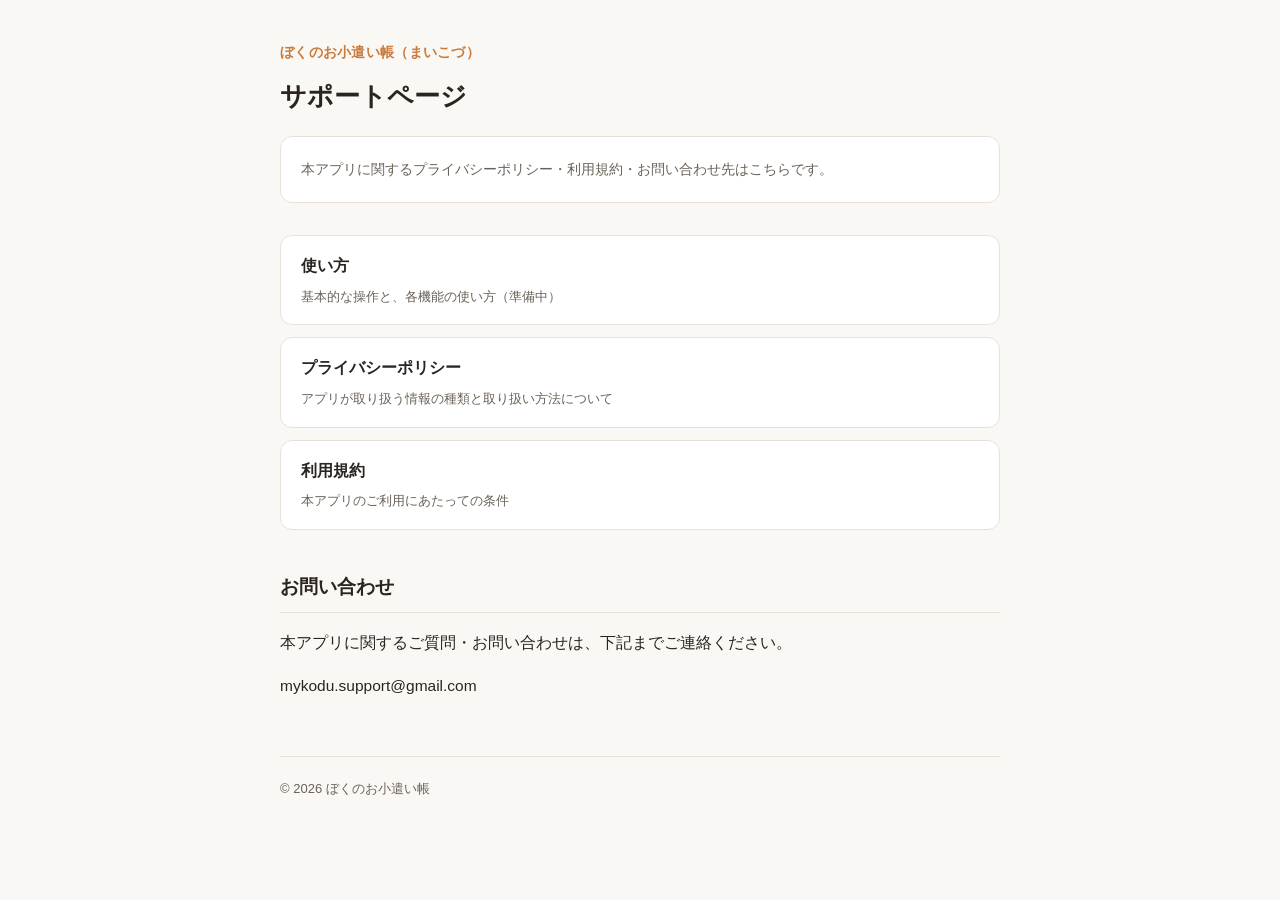
<file: index.html>
<!DOCTYPE html>
<html lang="ja">
<head>
<meta charset="UTF-8">
<meta name="viewport" content="width=device-width, initial-scale=1.0">
<title>ぼくのお小遣い帳 - サポートページ</title>
<link rel="stylesheet" href="style.css">
</head>
<body>
<div class="wrap">
  <header class="page-header">
    <div class="app-name">ぼくのお小遣い帳（まいこづ）</div>
    <h1>サポートページ</h1>
    <div class="meta">
      <p>本アプリに関するプライバシーポリシー・利用規約・お問い合わせ先はこちらです。</p>
    </div>
  </header>

  <main>
    <ul class="index-links">
      <li>
        <a href="guide.html">使い方
          <span>基本的な操作と、各機能の使い方（準備中）</span>
        </a>
      </li>
      <li>
        <a href="privacy-policy.html">プライバシーポリシー
          <span>アプリが取り扱う情報の種類と取り扱い方法について</span>
        </a>
      </li>
      <li>
        <a href="terms-of-service.html">利用規約
          <span>本アプリのご利用にあたっての条件</span>
        </a>
      </li>
    </ul>

    <h2>お問い合わせ</h2>
    <p>本アプリに関するご質問・お問い合わせは、下記までご連絡ください。</p>
    <p>mykodu.support@gmail.com</p>
  </main>

  <footer>
    &copy; 2026 ぼくのお小遣い帳
  </footer>
</div>
</body>
</html>
</file>
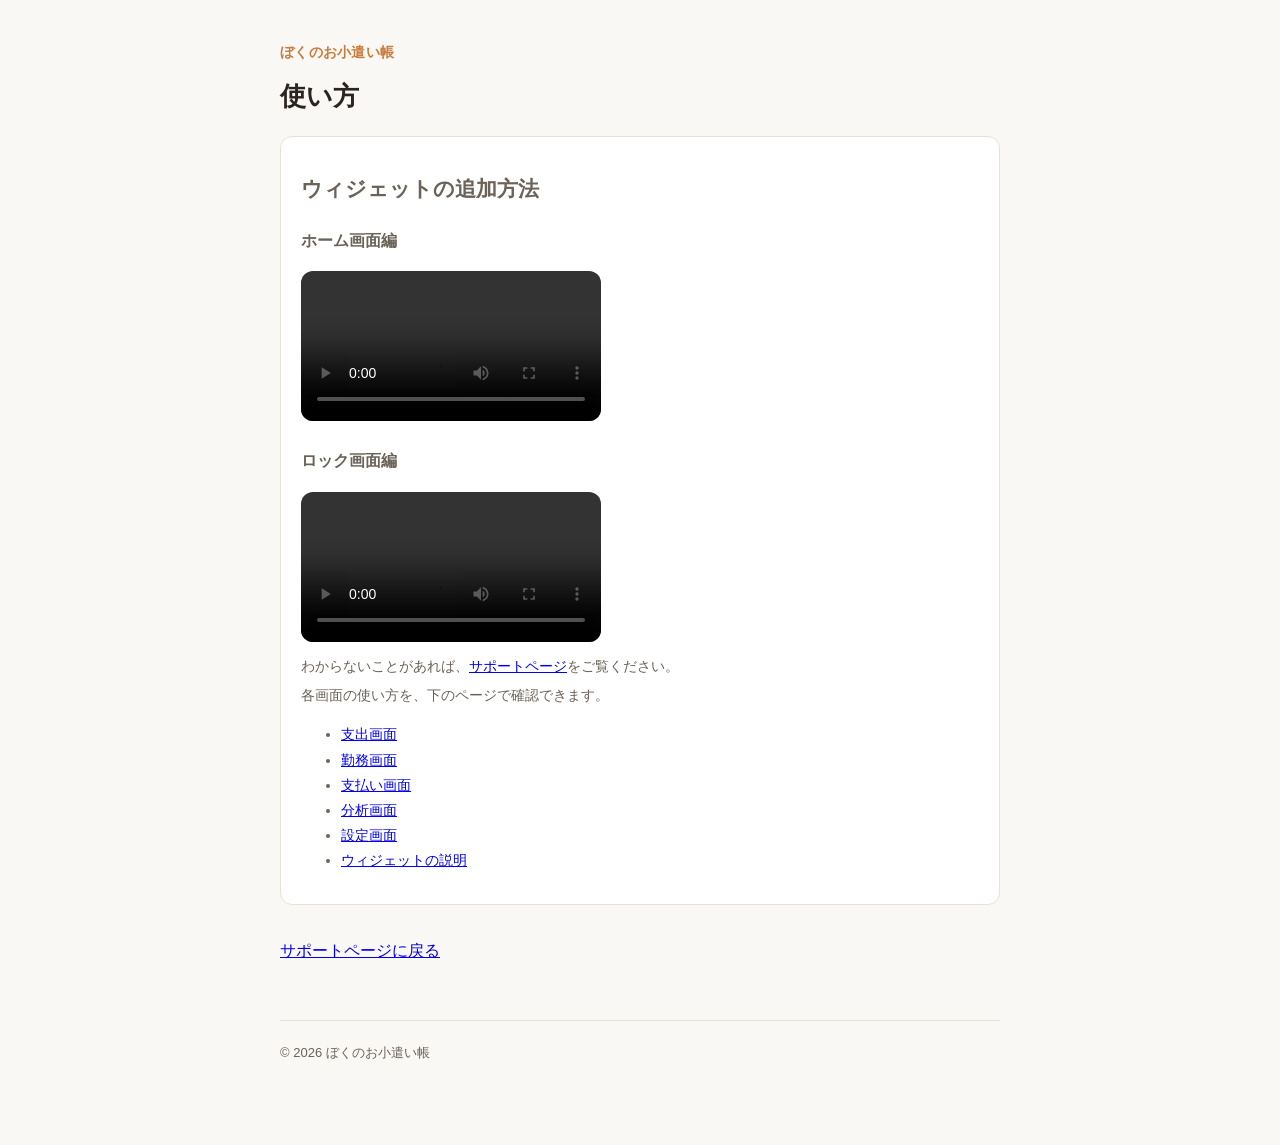
<file: guide.html>
<!DOCTYPE html>
<html lang="ja">
<head>
<meta charset="UTF-8">
<meta name="viewport" content="width=device-width, initial-scale=1.0">
<title>ぼくのお小遣い帳 - 使い方</title>
<link rel="stylesheet" href="style.css">
</head>
<body>
<div class="wrap">
  <header class="page-header">
    <div class="app-name">ぼくのお小遣い帳</div>
    <h1>使い方</h1>
    <div class="meta">
      <h2>ウィジェットの追加方法</h2>
    <h3>ホーム画面編</h3>
    <p><video src="videos/intro/intro01.mp4" controls playsinline preload="metadata" style="max-width:100%;height:auto;border-radius:12px"></video></p>
    <h3>ロック画面編</h3>
    <p><video src="videos/intro/intro02.mp4" controls playsinline preload="metadata" style="max-width:100%;height:auto;border-radius:12px"></video></p>
    <p>わからないことがあれば、<a href="index.html">サポートページ</a>をご覧ください。</p>
    <p>各画面の使い方を、下のページで確認できます。</p>
    <ul>
    <li><a href="guide/expense.html">支出画面</a></li>
    <li><a href="guide/work.html">勤務画面</a></li>
    <li><a href="guide/payment.html">支払い画面</a></li>
    <li><a href="guide/analysis.html">分析画面</a></li>
    <li><a href="guide/settings.html">設定画面</a></li>
    <li><a href="guide/widget.html">ウィジェットの説明</a></li>
    </ul>
    </div>
  </header>

  <main>
    <p><a href="index.html">サポートページに戻る</a></p>
  </main>

  <footer>
    &copy; 2026 ぼくのお小遣い帳
  </footer>
</div>
</body>
</html>
</file>
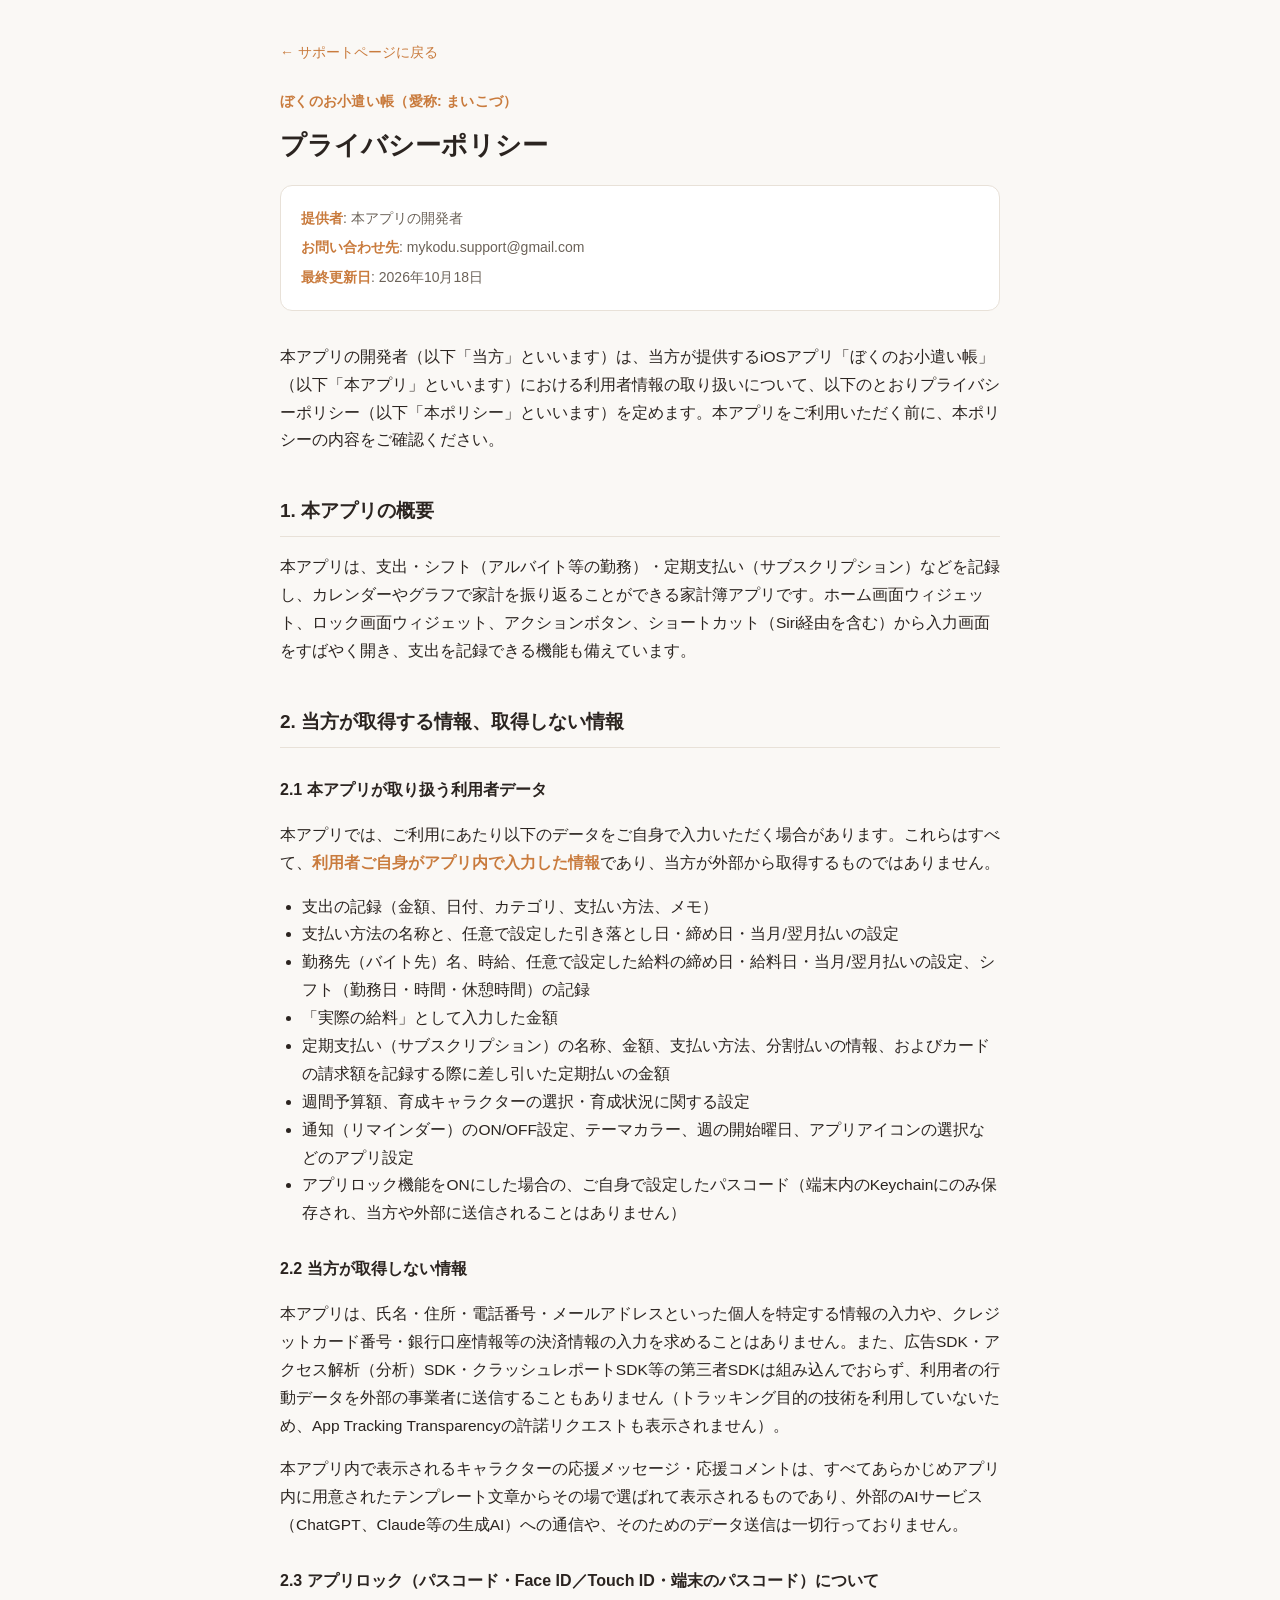
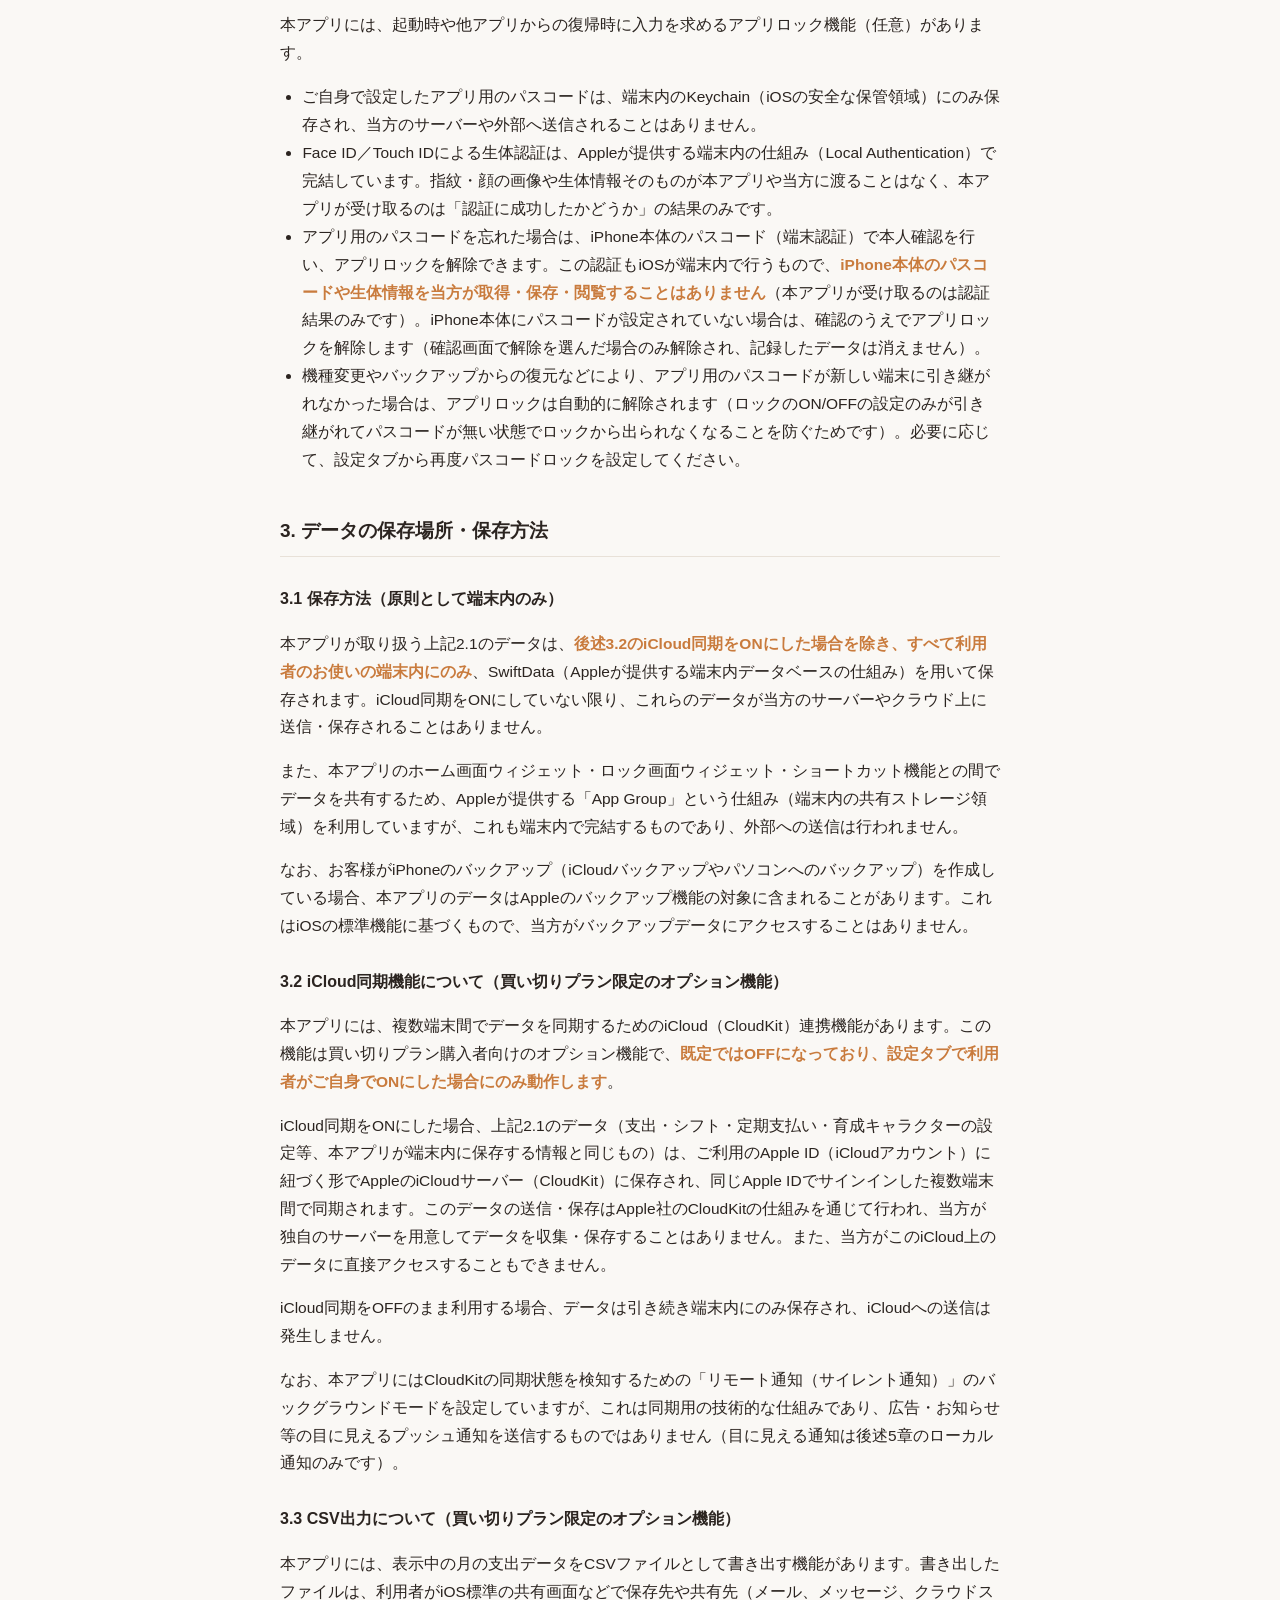
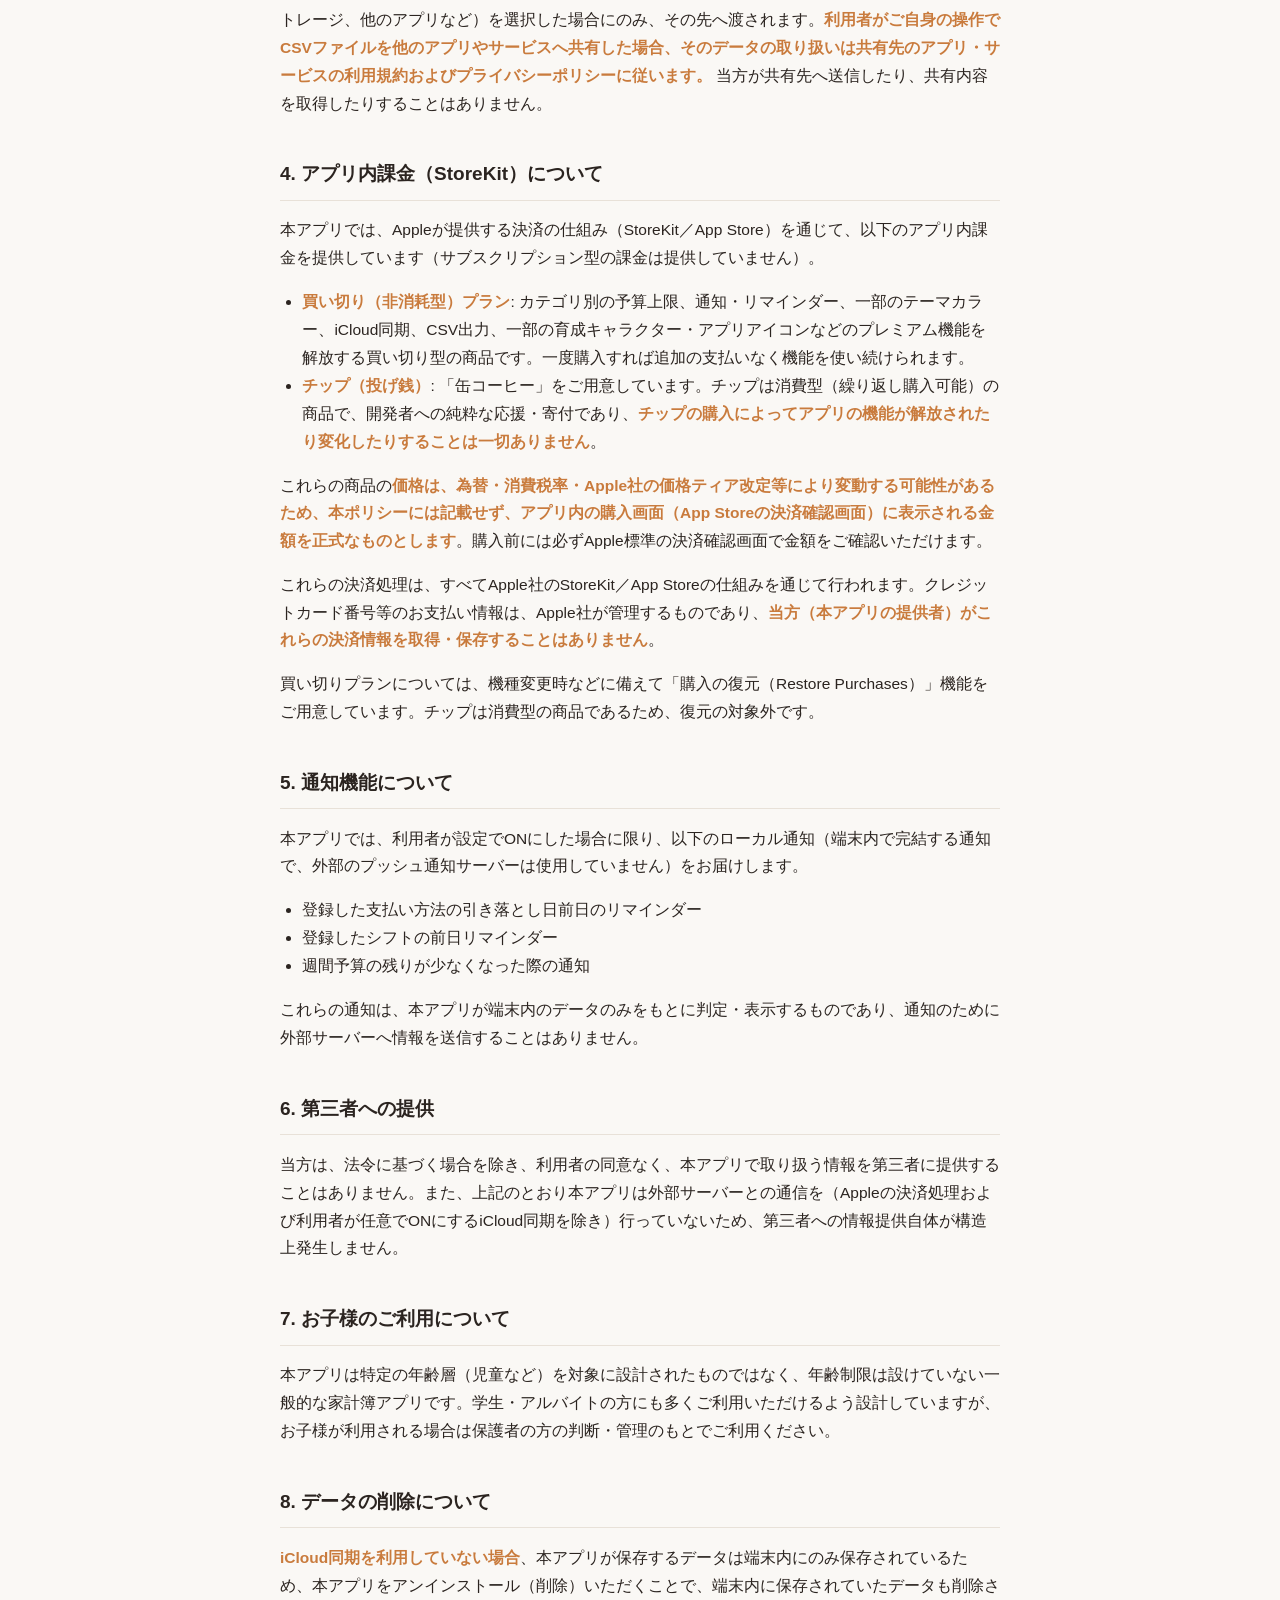
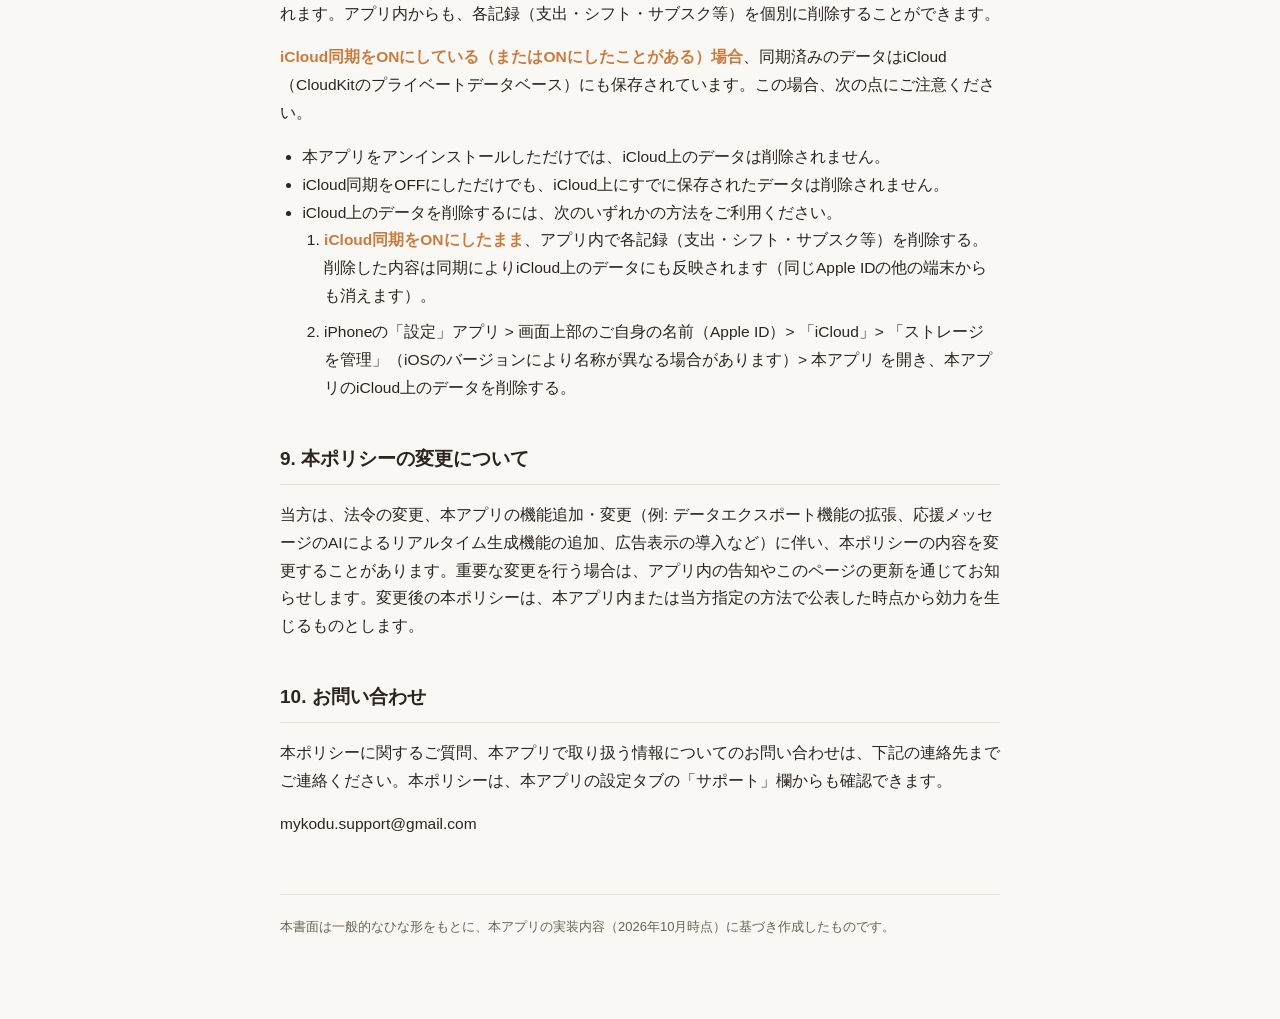
<file: privacy-policy.html>
<!DOCTYPE html>
<html lang="ja">
<head>
<meta charset="UTF-8">
<meta name="viewport" content="width=device-width, initial-scale=1.0">
<title>プライバシーポリシー - ぼくのお小遣い帳</title>
<link rel="stylesheet" href="style.css">
</head>
<body>
<div class="wrap">
  <nav class="crumb"><a href="index.html">← サポートページに戻る</a></nav>

  <header class="page-header">
    <div class="app-name">ぼくのお小遣い帳（愛称: まいこづ）</div>
    <h1>プライバシーポリシー</h1>
    <div class="meta">
      <p><strong>提供者</strong>: 本アプリの開発者</p>
      <p><strong>お問い合わせ先</strong>: mykodu.support@gmail.com</p>
      <p><strong>最終更新日</strong>: 2026年10月18日</p>
    </div>
  </header>

  <main>
    <p>本アプリの開発者（以下「当方」といいます）は、当方が提供するiOSアプリ「ぼくのお小遣い帳」（以下「本アプリ」といいます）における利用者情報の取り扱いについて、以下のとおりプライバシーポリシー（以下「本ポリシー」といいます）を定めます。本アプリをご利用いただく前に、本ポリシーの内容をご確認ください。</p>

    <h2>1. 本アプリの概要</h2>
    <p>本アプリは、支出・シフト（アルバイト等の勤務）・定期支払い（サブスクリプション）などを記録し、カレンダーやグラフで家計を振り返ることができる家計簿アプリです。ホーム画面ウィジェット、ロック画面ウィジェット、アクションボタン、ショートカット（Siri経由を含む）から入力画面をすばやく開き、支出を記録できる機能も備えています。</p>

    <h2>2. 当方が取得する情報、取得しない情報</h2>
    <h3>2.1 本アプリが取り扱う利用者データ</h3>
    <p>本アプリでは、ご利用にあたり以下のデータをご自身で入力いただく場合があります。これらはすべて、<strong>利用者ご自身がアプリ内で入力した情報</strong>であり、当方が外部から取得するものではありません。</p>
    <ul>
      <li>支出の記録（金額、日付、カテゴリ、支払い方法、メモ）</li>
      <li>支払い方法の名称と、任意で設定した引き落とし日・締め日・当月/翌月払いの設定</li>
      <li>勤務先（バイト先）名、時給、任意で設定した給料の締め日・給料日・当月/翌月払いの設定、シフト（勤務日・時間・休憩時間）の記録</li>
      <li>「実際の給料」として入力した金額</li>
      <li>定期支払い（サブスクリプション）の名称、金額、支払い方法、分割払いの情報、およびカードの請求額を記録する際に差し引いた定期払いの金額</li>
      <li>週間予算額、育成キャラクターの選択・育成状況に関する設定</li>
      <li>通知（リマインダー）のON/OFF設定、テーマカラー、週の開始曜日、アプリアイコンの選択などのアプリ設定</li>
      <li>アプリロック機能をONにした場合の、ご自身で設定したパスコード（端末内のKeychainにのみ保存され、当方や外部に送信されることはありません）</li>
    </ul>

    <h3>2.2 当方が取得しない情報</h3>
    <p>本アプリは、氏名・住所・電話番号・メールアドレスといった個人を特定する情報の入力や、クレジットカード番号・銀行口座情報等の決済情報の入力を求めることはありません。また、広告SDK・アクセス解析（分析）SDK・クラッシュレポートSDK等の第三者SDKは組み込んでおらず、利用者の行動データを外部の事業者に送信することもありません（トラッキング目的の技術を利用していないため、App Tracking Transparencyの許諾リクエストも表示されません）。</p>
    <p>本アプリ内で表示されるキャラクターの応援メッセージ・応援コメントは、すべてあらかじめアプリ内に用意されたテンプレート文章からその場で選ばれて表示されるものであり、外部のAIサービス（ChatGPT、Claude等の生成AI）への通信や、そのためのデータ送信は一切行っておりません。</p>

    <h3>2.3 アプリロック（パスコード・Face ID／Touch ID・端末のパスコード）について</h3>
    <p>本アプリには、起動時や他アプリからの復帰時に入力を求めるアプリロック機能（任意）があります。</p>
    <ul>
      <li>ご自身で設定したアプリ用のパスコードは、端末内のKeychain（iOSの安全な保管領域）にのみ保存され、当方のサーバーや外部へ送信されることはありません。</li>
      <li>Face ID／Touch IDによる生体認証は、Appleが提供する端末内の仕組み（Local Authentication）で完結しています。指紋・顔の画像や生体情報そのものが本アプリや当方に渡ることはなく、本アプリが受け取るのは「認証に成功したかどうか」の結果のみです。</li>
      <li>アプリ用のパスコードを忘れた場合は、iPhone本体のパスコード（端末認証）で本人確認を行い、アプリロックを解除できます。この認証もiOSが端末内で行うもので、<strong>iPhone本体のパスコードや生体情報を当方が取得・保存・閲覧することはありません</strong>（本アプリが受け取るのは認証結果のみです）。iPhone本体にパスコードが設定されていない場合は、確認のうえでアプリロックを解除します（確認画面で解除を選んだ場合のみ解除され、記録したデータは消えません）。</li>
      <li>機種変更やバックアップからの復元などにより、アプリ用のパスコードが新しい端末に引き継がれなかった場合は、アプリロックは自動的に解除されます（ロックのON/OFFの設定のみが引き継がれてパスコードが無い状態でロックから出られなくなることを防ぐためです）。必要に応じて、設定タブから再度パスコードロックを設定してください。</li>
    </ul>

    <h2>3. データの保存場所・保存方法</h2>
    <h3>3.1 保存方法（原則として端末内のみ）</h3>
    <p>本アプリが取り扱う上記2.1のデータは、<strong>後述3.2のiCloud同期をONにした場合を除き、すべて利用者のお使いの端末内にのみ</strong>、SwiftData（Appleが提供する端末内データベースの仕組み）を用いて保存されます。iCloud同期をONにしていない限り、これらのデータが当方のサーバーやクラウド上に送信・保存されることはありません。</p>
    <p>また、本アプリのホーム画面ウィジェット・ロック画面ウィジェット・ショートカット機能との間でデータを共有するため、Appleが提供する「App Group」という仕組み（端末内の共有ストレージ領域）を利用していますが、これも端末内で完結するものであり、外部への送信は行われません。</p>
    <p>なお、お客様がiPhoneのバックアップ（iCloudバックアップやパソコンへのバックアップ）を作成している場合、本アプリのデータはAppleのバックアップ機能の対象に含まれることがあります。これはiOSの標準機能に基づくもので、当方がバックアップデータにアクセスすることはありません。</p>

    <h3>3.2 iCloud同期機能について（買い切りプラン限定のオプション機能）</h3>
    <p>本アプリには、複数端末間でデータを同期するためのiCloud（CloudKit）連携機能があります。この機能は買い切りプラン購入者向けのオプション機能で、<strong>既定ではOFFになっており、設定タブで利用者がご自身でONにした場合にのみ動作します</strong>。</p>
    <p>iCloud同期をONにした場合、上記2.1のデータ（支出・シフト・定期支払い・育成キャラクターの設定等、本アプリが端末内に保存する情報と同じもの）は、ご利用のApple ID（iCloudアカウント）に紐づく形でAppleのiCloudサーバー（CloudKit）に保存され、同じApple IDでサインインした複数端末間で同期されます。このデータの送信・保存はApple社のCloudKitの仕組みを通じて行われ、当方が独自のサーバーを用意してデータを収集・保存することはありません。また、当方がこのiCloud上のデータに直接アクセスすることもできません。</p>
    <p>iCloud同期をOFFのまま利用する場合、データは引き続き端末内にのみ保存され、iCloudへの送信は発生しません。</p>
    <p>なお、本アプリにはCloudKitの同期状態を検知するための「リモート通知（サイレント通知）」のバックグラウンドモードを設定していますが、これは同期用の技術的な仕組みであり、広告・お知らせ等の目に見えるプッシュ通知を送信するものではありません（目に見える通知は後述5章のローカル通知のみです）。</p>

    <h3>3.3 CSV出力について（買い切りプラン限定のオプション機能）</h3>
    <p>本アプリには、表示中の月の支出データをCSVファイルとして書き出す機能があります。書き出したファイルは、利用者がiOS標準の共有画面などで保存先や共有先（メール、メッセージ、クラウドストレージ、他のアプリなど）を選択した場合にのみ、その先へ渡されます。<strong>利用者がご自身の操作でCSVファイルを他のアプリやサービスへ共有した場合、そのデータの取り扱いは共有先のアプリ・サービスの利用規約およびプライバシーポリシーに従います。</strong> 当方が共有先へ送信したり、共有内容を取得したりすることはありません。</p>

    <h2>4. アプリ内課金（StoreKit）について</h2>
    <p>本アプリでは、Appleが提供する決済の仕組み（StoreKit／App Store）を通じて、以下のアプリ内課金を提供しています（サブスクリプション型の課金は提供していません）。</p>
    <ul>
      <li><strong>買い切り（非消耗型）プラン</strong>: カテゴリ別の予算上限、通知・リマインダー、一部のテーマカラー、iCloud同期、CSV出力、一部の育成キャラクター・アプリアイコンなどのプレミアム機能を解放する買い切り型の商品です。一度購入すれば追加の支払いなく機能を使い続けられます。</li>
      <li><strong>チップ（投げ銭）</strong>: 「缶コーヒー」をご用意しています。チップは消費型（繰り返し購入可能）の商品で、開発者への純粋な応援・寄付であり、<strong>チップの購入によってアプリの機能が解放されたり変化したりすることは一切ありません</strong>。</li>
    </ul>
    <p>これらの商品の<strong>価格は、為替・消費税率・Apple社の価格ティア改定等により変動する可能性があるため、本ポリシーには記載せず、アプリ内の購入画面（App Storeの決済確認画面）に表示される金額を正式なものとします</strong>。購入前には必ずApple標準の決済確認画面で金額をご確認いただけます。</p>
    <p>これらの決済処理は、すべてApple社のStoreKit／App Storeの仕組みを通じて行われます。クレジットカード番号等のお支払い情報は、Apple社が管理するものであり、<strong>当方（本アプリの提供者）がこれらの決済情報を取得・保存することはありません</strong>。</p>
    <p>買い切りプランについては、機種変更時などに備えて「購入の復元（Restore Purchases）」機能をご用意しています。チップは消費型の商品であるため、復元の対象外です。</p>

    <h2>5. 通知機能について</h2>
    <p>本アプリでは、利用者が設定でONにした場合に限り、以下のローカル通知（端末内で完結する通知で、外部のプッシュ通知サーバーは使用していません）をお届けします。</p>
    <ul>
      <li>登録した支払い方法の引き落とし日前日のリマインダー</li>
      <li>登録したシフトの前日リマインダー</li>
      <li>週間予算の残りが少なくなった際の通知</li>
    </ul>
    <p>これらの通知は、本アプリが端末内のデータのみをもとに判定・表示するものであり、通知のために外部サーバーへ情報を送信することはありません。</p>

    <h2>6. 第三者への提供</h2>
    <p>当方は、法令に基づく場合を除き、利用者の同意なく、本アプリで取り扱う情報を第三者に提供することはありません。また、上記のとおり本アプリは外部サーバーとの通信を（Appleの決済処理および利用者が任意でONにするiCloud同期を除き）行っていないため、第三者への情報提供自体が構造上発生しません。</p>

    <h2>7. お子様のご利用について</h2>
    <p>本アプリは特定の年齢層（児童など）を対象に設計されたものではなく、年齢制限は設けていない一般的な家計簿アプリです。学生・アルバイトの方にも多くご利用いただけるよう設計していますが、お子様が利用される場合は保護者の方の判断・管理のもとでご利用ください。</p>

    <h2>8. データの削除について</h2>
    <p><strong>iCloud同期を利用していない場合</strong>、本アプリが保存するデータは端末内にのみ保存されているため、本アプリをアンインストール（削除）いただくことで、端末内に保存されていたデータも削除されます。アプリ内からも、各記録（支出・シフト・サブスク等）を個別に削除することができます。</p>
    <p><strong>iCloud同期をONにしている（またはONにしたことがある）場合</strong>、同期済みのデータはiCloud（CloudKitのプライベートデータベース）にも保存されています。この場合、次の点にご注意ください。</p>
    <ul>
      <li>本アプリをアンインストールしただけでは、iCloud上のデータは削除されません。</li>
      <li>iCloud同期をOFFにしただけでも、iCloud上にすでに保存されたデータは削除されません。</li>
      <li>iCloud上のデータを削除するには、次のいずれかの方法をご利用ください。
        <ol>
          <li><strong>iCloud同期をONにしたまま</strong>、アプリ内で各記録（支出・シフト・サブスク等）を削除する。削除した内容は同期によりiCloud上のデータにも反映されます（同じApple IDの他の端末からも消えます）。</li>
          <li>iPhoneの「設定」アプリ &gt; 画面上部のご自身の名前（Apple ID）&gt; 「iCloud」&gt; 「ストレージを管理」（iOSのバージョンにより名称が異なる場合があります）&gt; 本アプリ を開き、本アプリのiCloud上のデータを削除する。</li>
        </ol>
      </li>
    </ul>

    <h2>9. 本ポリシーの変更について</h2>
    <p>当方は、法令の変更、本アプリの機能追加・変更（例: データエクスポート機能の拡張、応援メッセージのAIによるリアルタイム生成機能の追加、広告表示の導入など）に伴い、本ポリシーの内容を変更することがあります。重要な変更を行う場合は、アプリ内の告知やこのページの更新を通じてお知らせします。変更後の本ポリシーは、本アプリ内または当方指定の方法で公表した時点から効力を生じるものとします。</p>

    <h2>10. お問い合わせ</h2>
    <p>本ポリシーに関するご質問、本アプリで取り扱う情報についてのお問い合わせは、下記の連絡先までご連絡ください。本ポリシーは、本アプリの設定タブの「サポート」欄からも確認できます。</p>
    <p>mykodu.support@gmail.com</p>
  </main>

  <footer>
    本書面は一般的なひな形をもとに、本アプリの実装内容（2026年10月時点）に基づき作成したものです。
  </footer>
</div>
</body>
</html>
</file>
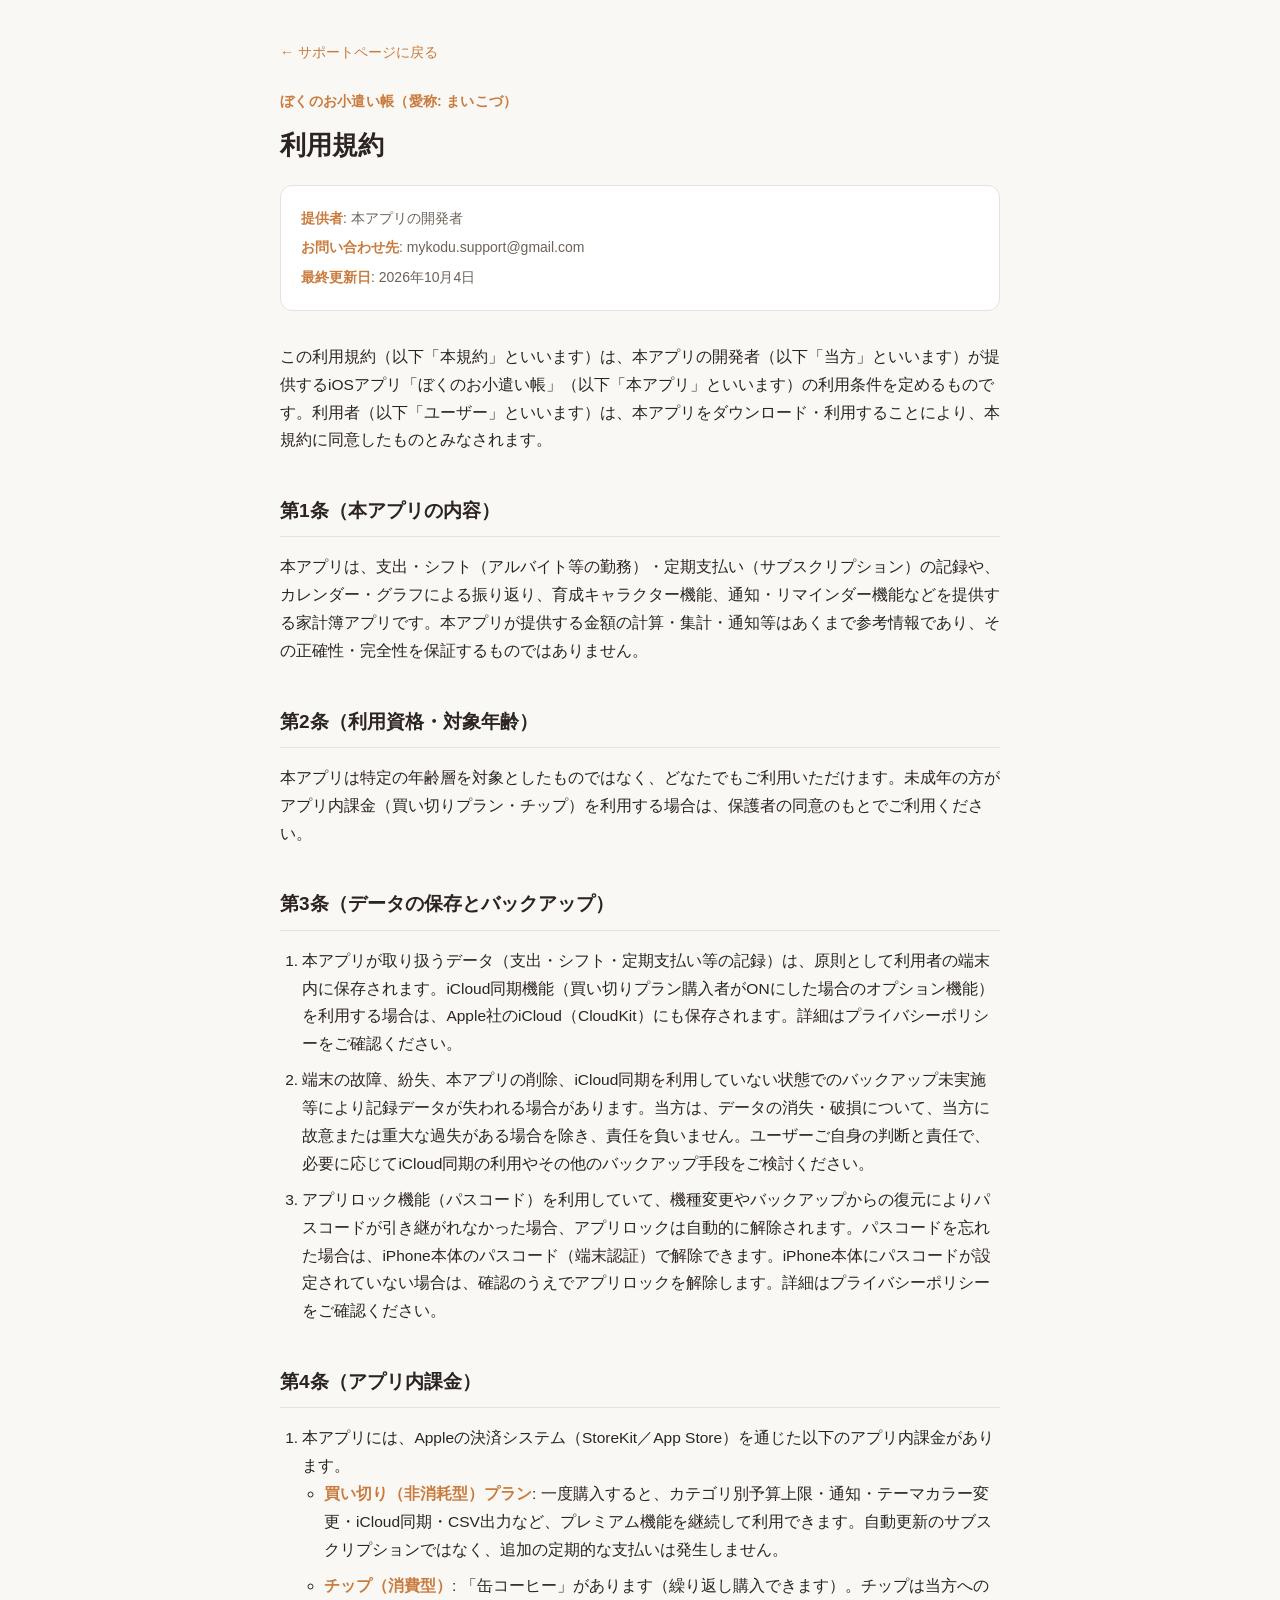
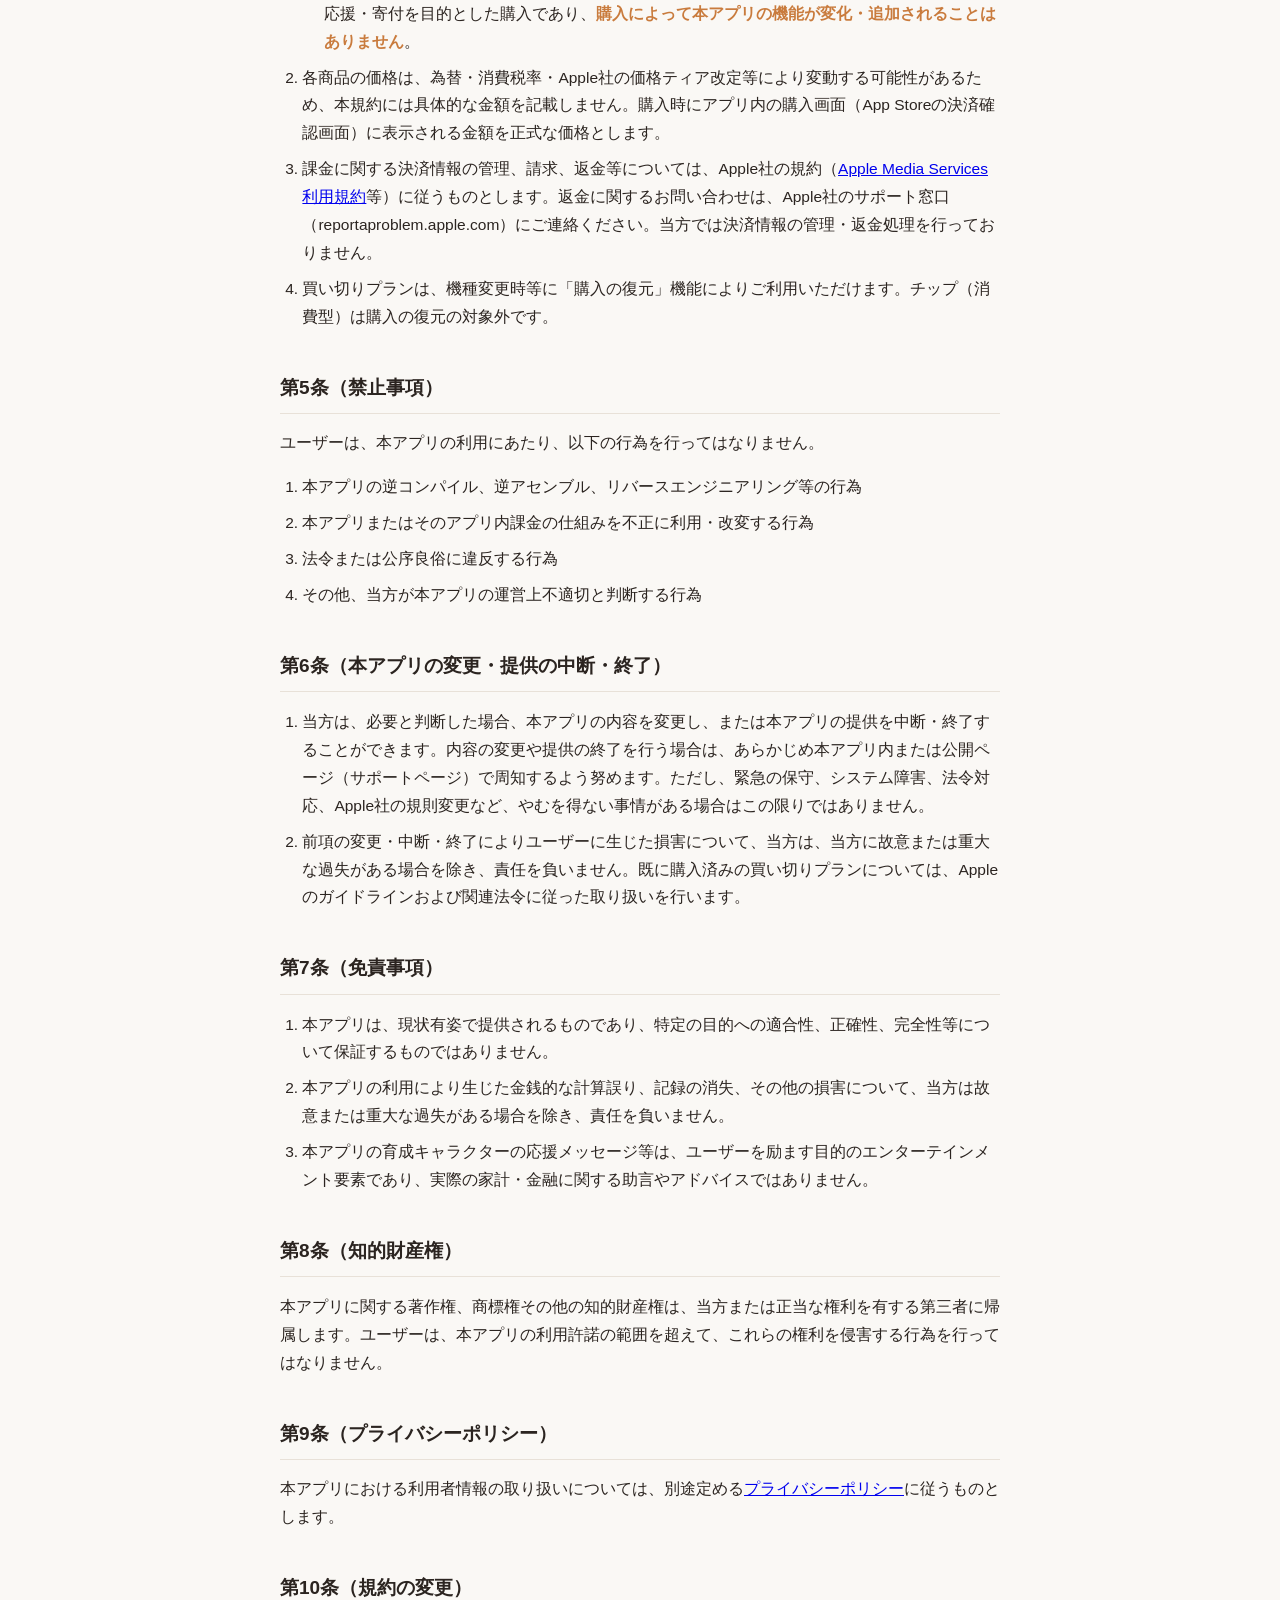
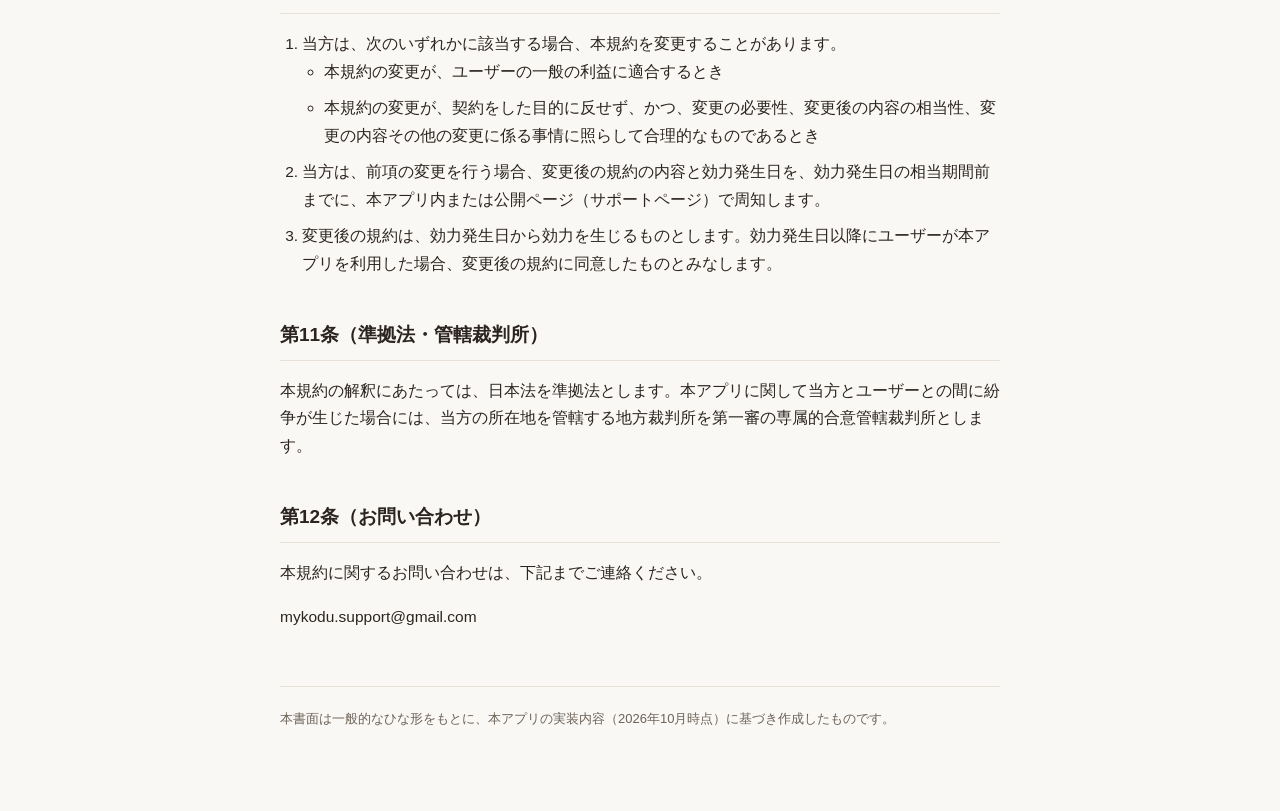
<file: terms-of-service.html>
<!DOCTYPE html>
<html lang="ja">
<head>
<meta charset="UTF-8">
<meta name="viewport" content="width=device-width, initial-scale=1.0">
<title>利用規約 - ぼくのお小遣い帳</title>
<link rel="stylesheet" href="style.css">
</head>
<body>
<div class="wrap">
  <nav class="crumb"><a href="index.html">← サポートページに戻る</a></nav>

  <header class="page-header">
    <div class="app-name">ぼくのお小遣い帳（愛称: まいこづ）</div>
    <h1>利用規約</h1>
    <div class="meta">
      <p><strong>提供者</strong>: 本アプリの開発者</p>
      <p><strong>お問い合わせ先</strong>: mykodu.support@gmail.com</p>
      <p><strong>最終更新日</strong>: 2026年10月4日</p>
    </div>
  </header>

  <main>
    <p>この利用規約（以下「本規約」といいます）は、本アプリの開発者（以下「当方」といいます）が提供するiOSアプリ「ぼくのお小遣い帳」（以下「本アプリ」といいます）の利用条件を定めるものです。利用者（以下「ユーザー」といいます）は、本アプリをダウンロード・利用することにより、本規約に同意したものとみなされます。</p>

    <h2>第1条（本アプリの内容）</h2>
    <p>本アプリは、支出・シフト（アルバイト等の勤務）・定期支払い（サブスクリプション）の記録や、カレンダー・グラフによる振り返り、育成キャラクター機能、通知・リマインダー機能などを提供する家計簿アプリです。本アプリが提供する金額の計算・集計・通知等はあくまで参考情報であり、その正確性・完全性を保証するものではありません。</p>

    <h2>第2条（利用資格・対象年齢）</h2>
    <p>本アプリは特定の年齢層を対象としたものではなく、どなたでもご利用いただけます。未成年の方がアプリ内課金（買い切りプラン・チップ）を利用する場合は、保護者の同意のもとでご利用ください。</p>

    <h2>第3条（データの保存とバックアップ）</h2>
    <ol>
      <li>本アプリが取り扱うデータ（支出・シフト・定期支払い等の記録）は、原則として利用者の端末内に保存されます。iCloud同期機能（買い切りプラン購入者がONにした場合のオプション機能）を利用する場合は、Apple社のiCloud（CloudKit）にも保存されます。詳細はプライバシーポリシーをご確認ください。</li>
      <li>端末の故障、紛失、本アプリの削除、iCloud同期を利用していない状態でのバックアップ未実施等により記録データが失われる場合があります。当方は、データの消失・破損について、当方に故意または重大な過失がある場合を除き、責任を負いません。ユーザーご自身の判断と責任で、必要に応じてiCloud同期の利用やその他のバックアップ手段をご検討ください。</li>
      <li>アプリロック機能（パスコード）を利用していて、機種変更やバックアップからの復元によりパスコードが引き継がれなかった場合、アプリロックは自動的に解除されます。パスコードを忘れた場合は、iPhone本体のパスコード（端末認証）で解除できます。iPhone本体にパスコードが設定されていない場合は、確認のうえでアプリロックを解除します。詳細はプライバシーポリシーをご確認ください。</li>
    </ol>

    <h2>第4条（アプリ内課金）</h2>
    <ol>
      <li>本アプリには、Appleの決済システム（StoreKit／App Store）を通じた以下のアプリ内課金があります。
        <ul>
          <li><strong>買い切り（非消耗型）プラン</strong>: 一度購入すると、カテゴリ別予算上限・通知・テーマカラー変更・iCloud同期・CSV出力など、プレミアム機能を継続して利用できます。自動更新のサブスクリプションではなく、追加の定期的な支払いは発生しません。</li>
          <li><strong>チップ（消費型）</strong>: 「缶コーヒー」があります（繰り返し購入できます）。チップは当方への応援・寄付を目的とした購入であり、<strong>購入によって本アプリの機能が変化・追加されることはありません</strong>。</li>
        </ul>
      </li>
      <li>各商品の価格は、為替・消費税率・Apple社の価格ティア改定等により変動する可能性があるため、本規約には具体的な金額を記載しません。購入時にアプリ内の購入画面（App Storeの決済確認画面）に表示される金額を正式な価格とします。</li>
      <li>課金に関する決済情報の管理、請求、返金等については、Apple社の規約（<a href="https://www.apple.com/legal/internet-services/itunes/">Apple Media Services利用規約</a>等）に従うものとします。返金に関するお問い合わせは、Apple社のサポート窓口（reportaproblem.apple.com）にご連絡ください。当方では決済情報の管理・返金処理を行っておりません。</li>
      <li>買い切りプランは、機種変更時等に「購入の復元」機能によりご利用いただけます。チップ（消費型）は購入の復元の対象外です。</li>
    </ol>

    <h2>第5条（禁止事項）</h2>
    <p>ユーザーは、本アプリの利用にあたり、以下の行為を行ってはなりません。</p>
    <ol>
      <li>本アプリの逆コンパイル、逆アセンブル、リバースエンジニアリング等の行為</li>
      <li>本アプリまたはそのアプリ内課金の仕組みを不正に利用・改変する行為</li>
      <li>法令または公序良俗に違反する行為</li>
      <li>その他、当方が本アプリの運営上不適切と判断する行為</li>
    </ol>

    <h2>第6条（本アプリの変更・提供の中断・終了）</h2>
    <ol>
      <li>当方は、必要と判断した場合、本アプリの内容を変更し、または本アプリの提供を中断・終了することができます。内容の変更や提供の終了を行う場合は、あらかじめ本アプリ内または公開ページ（サポートページ）で周知するよう努めます。ただし、緊急の保守、システム障害、法令対応、Apple社の規則変更など、やむを得ない事情がある場合はこの限りではありません。</li>
      <li>前項の変更・中断・終了によりユーザーに生じた損害について、当方は、当方に故意または重大な過失がある場合を除き、責任を負いません。既に購入済みの買い切りプランについては、Appleのガイドラインおよび関連法令に従った取り扱いを行います。</li>
    </ol>

    <h2>第7条（免責事項）</h2>
    <ol>
      <li>本アプリは、現状有姿で提供されるものであり、特定の目的への適合性、正確性、完全性等について保証するものではありません。</li>
      <li>本アプリの利用により生じた金銭的な計算誤り、記録の消失、その他の損害について、当方は故意または重大な過失がある場合を除き、責任を負いません。</li>
      <li>本アプリの育成キャラクターの応援メッセージ等は、ユーザーを励ます目的のエンターテインメント要素であり、実際の家計・金融に関する助言やアドバイスではありません。</li>
    </ol>

    <h2>第8条（知的財産権）</h2>
    <p>本アプリに関する著作権、商標権その他の知的財産権は、当方または正当な権利を有する第三者に帰属します。ユーザーは、本アプリの利用許諾の範囲を超えて、これらの権利を侵害する行為を行ってはなりません。</p>

    <h2>第9条（プライバシーポリシー）</h2>
    <p>本アプリにおける利用者情報の取り扱いについては、別途定める<a href="privacy-policy.html">プライバシーポリシー</a>に従うものとします。</p>

    <h2>第10条（規約の変更）</h2>
    <ol>
      <li>当方は、次のいずれかに該当する場合、本規約を変更することがあります。
        <ul>
          <li>本規約の変更が、ユーザーの一般の利益に適合するとき</li>
          <li>本規約の変更が、契約をした目的に反せず、かつ、変更の必要性、変更後の内容の相当性、変更の内容その他の変更に係る事情に照らして合理的なものであるとき</li>
        </ul>
      </li>
      <li>当方は、前項の変更を行う場合、変更後の規約の内容と効力発生日を、効力発生日の相当期間前までに、本アプリ内または公開ページ（サポートページ）で周知します。</li>
      <li>変更後の規約は、効力発生日から効力を生じるものとします。効力発生日以降にユーザーが本アプリを利用した場合、変更後の規約に同意したものとみなします。</li>
    </ol>

    <h2>第11条（準拠法・管轄裁判所）</h2>
    <p>本規約の解釈にあたっては、日本法を準拠法とします。本アプリに関して当方とユーザーとの間に紛争が生じた場合には、当方の所在地を管轄する地方裁判所を第一審の専属的合意管轄裁判所とします。</p>

    <h2>第12条（お問い合わせ）</h2>
    <p>本規約に関するお問い合わせは、下記までご連絡ください。</p>
    <p>mykodu.support@gmail.com</p>
  </main>

  <footer>
    本書面は一般的なひな形をもとに、本アプリの実装内容（2026年10月時点）に基づき作成したものです。
  </footer>
</div>
</body>
</html>
</file>
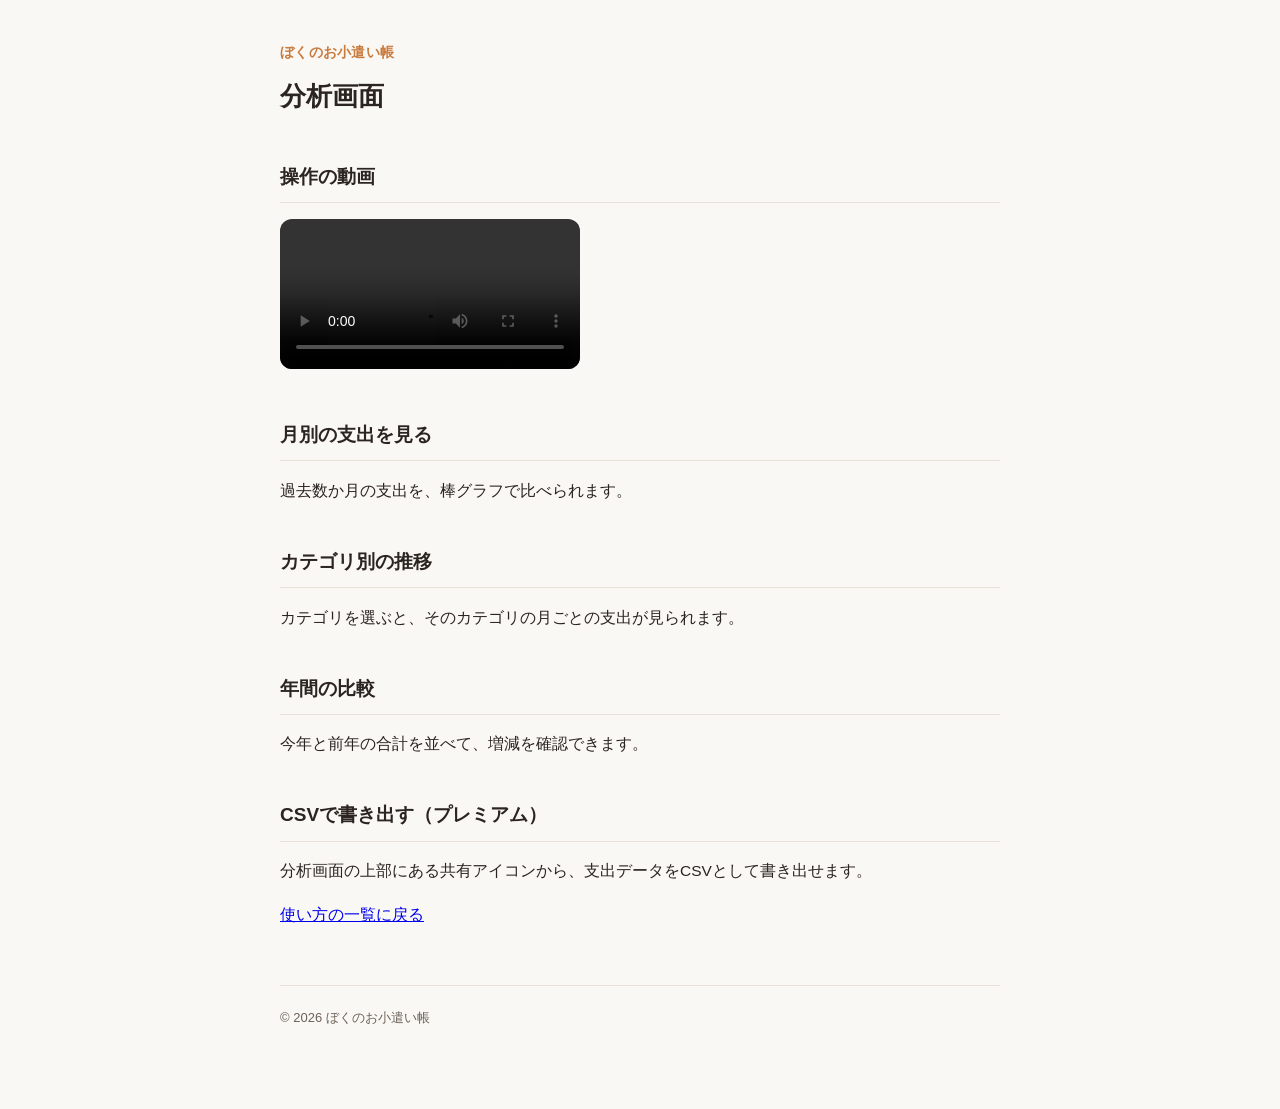
<file: guide/analysis.html>
<!DOCTYPE html>
<html lang="ja">
<head>
<meta charset="UTF-8">
<meta name="viewport" content="width=device-width, initial-scale=1.0">
<title>分析画面 - ぼくのお小遣い帳 使い方</title>
<link rel="stylesheet" href="../style.css">
</head>
<body>
<div class="wrap">
  <header class="page-header">
    <div class="app-name">ぼくのお小遣い帳</div>
    <h1>分析画面</h1>
  </header>
  <main>
    <h2>操作の動画</h2>
    <p><video src="../videos/analysis/movie01.mp4" controls playsinline preload="metadata" style="max-width:100%;height:auto;border-radius:12px"></video></p>
    <h2>月別の支出を見る</h2>
    <p>過去数か月の支出を、棒グラフで比べられます。</p>
    <h2>カテゴリ別の推移</h2>
    <p>カテゴリを選ぶと、そのカテゴリの月ごとの支出が見られます。</p>
    <h2>年間の比較</h2>
    <p>今年と前年の合計を並べて、増減を確認できます。</p>
    <h2>CSVで書き出す（プレミアム）</h2>
    <p>分析画面の上部にある共有アイコンから、支出データをCSVとして書き出せます。</p>
    <p><a href="../guide.html">使い方の一覧に戻る</a></p>
  </main>
  <footer>&copy; 2026 ぼくのお小遣い帳</footer>
</div>
</body>
</html>
</file>
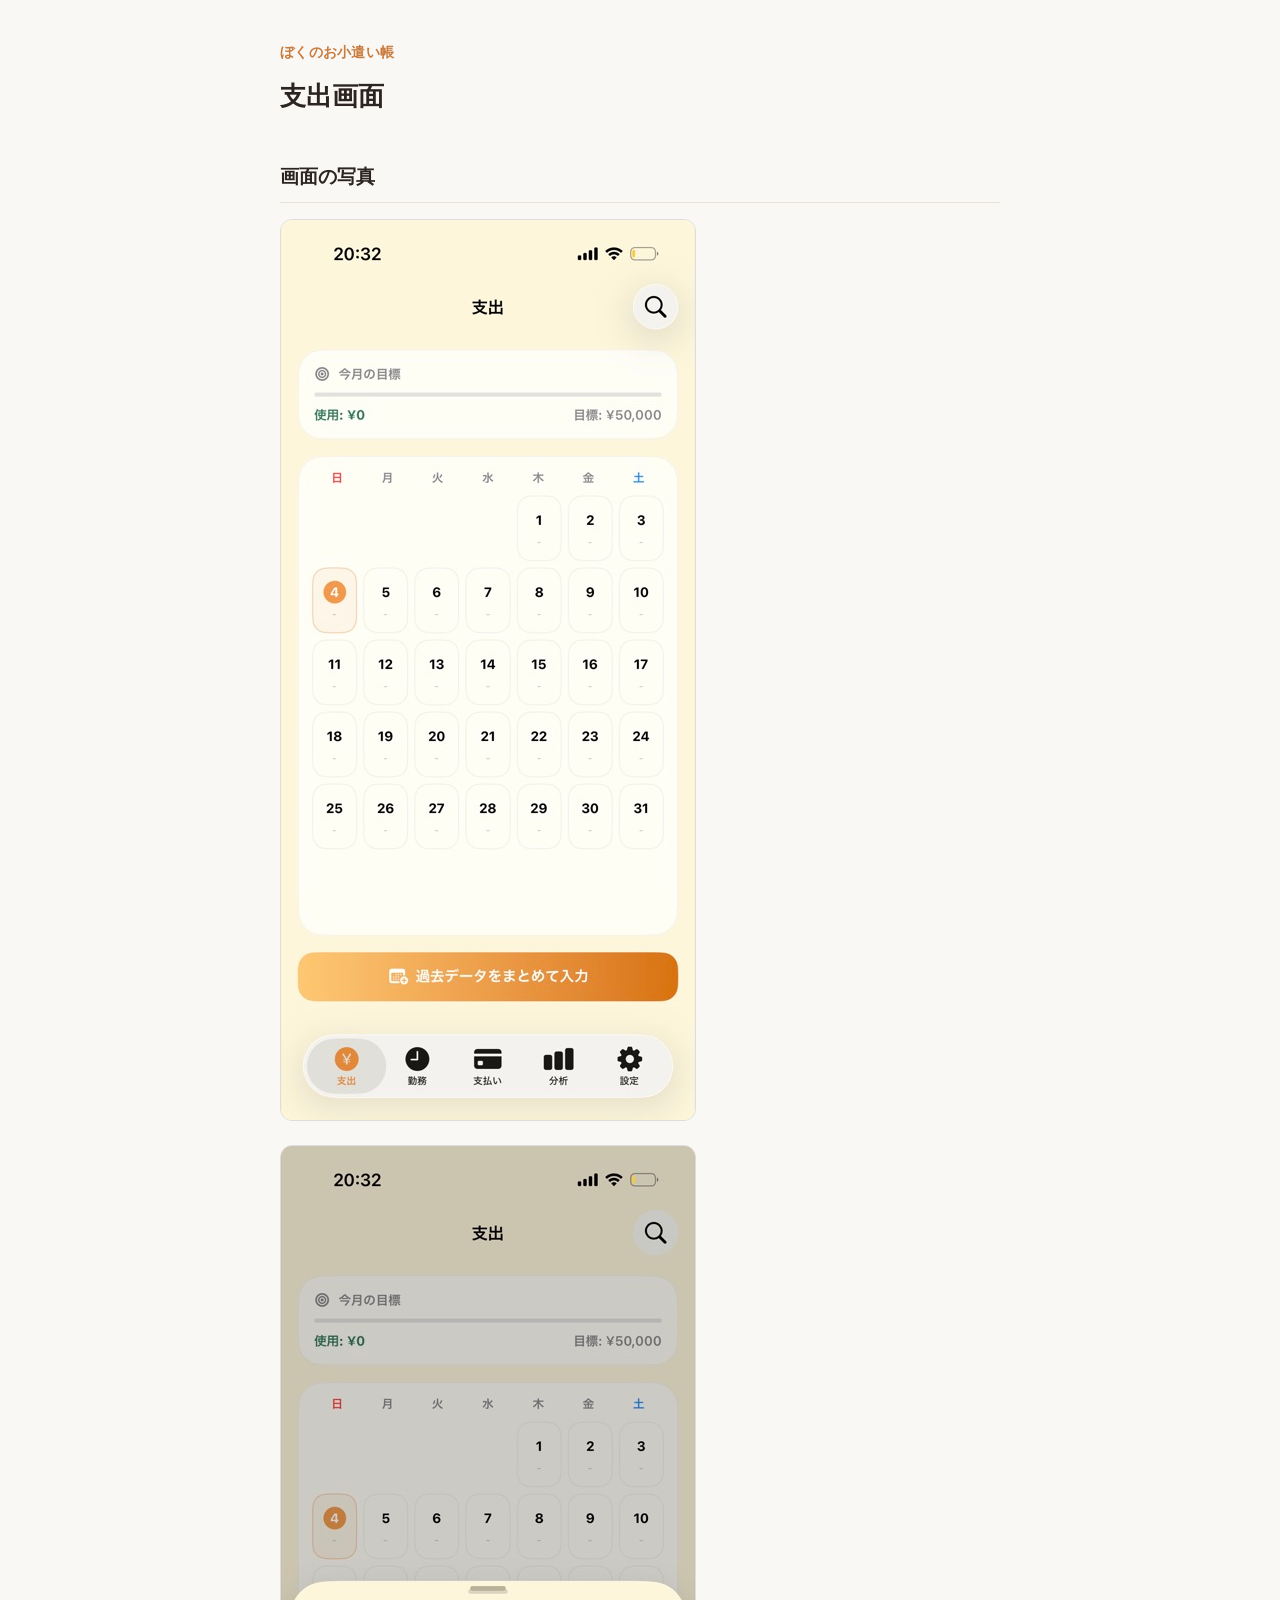
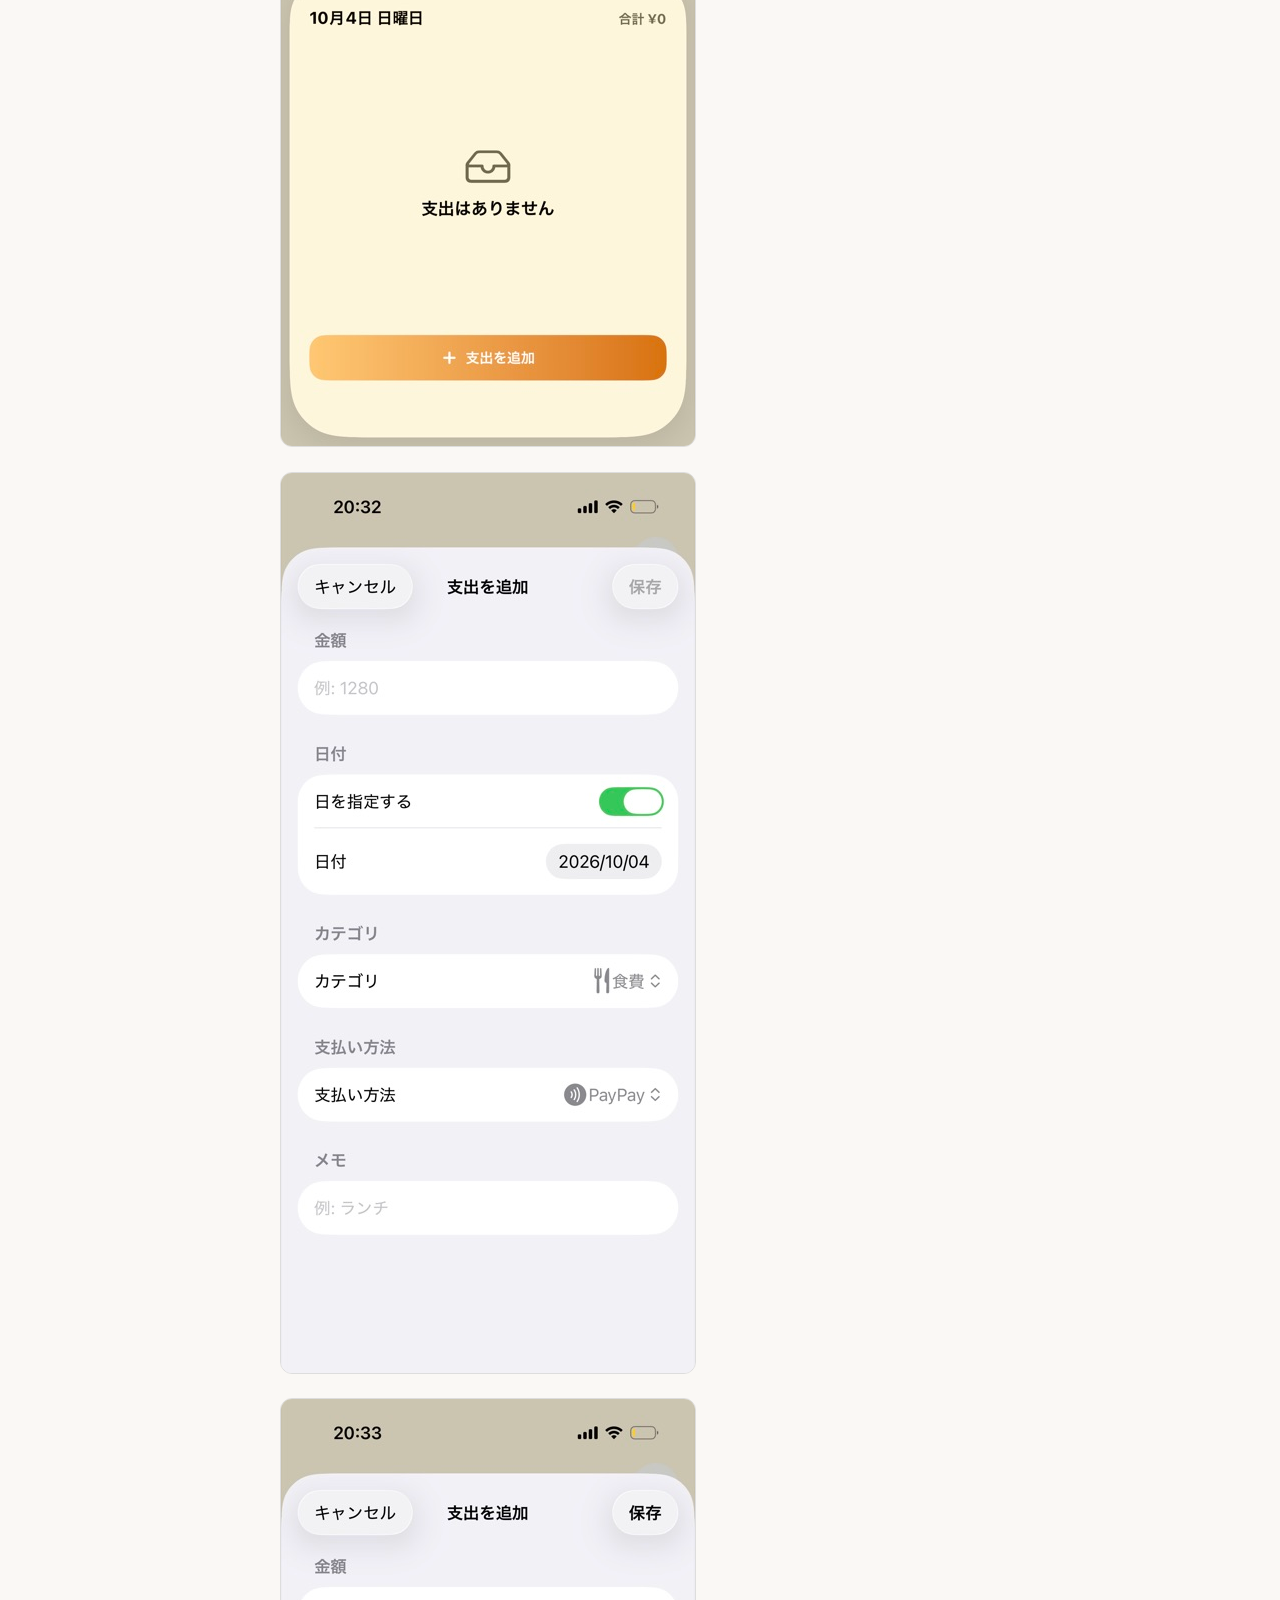
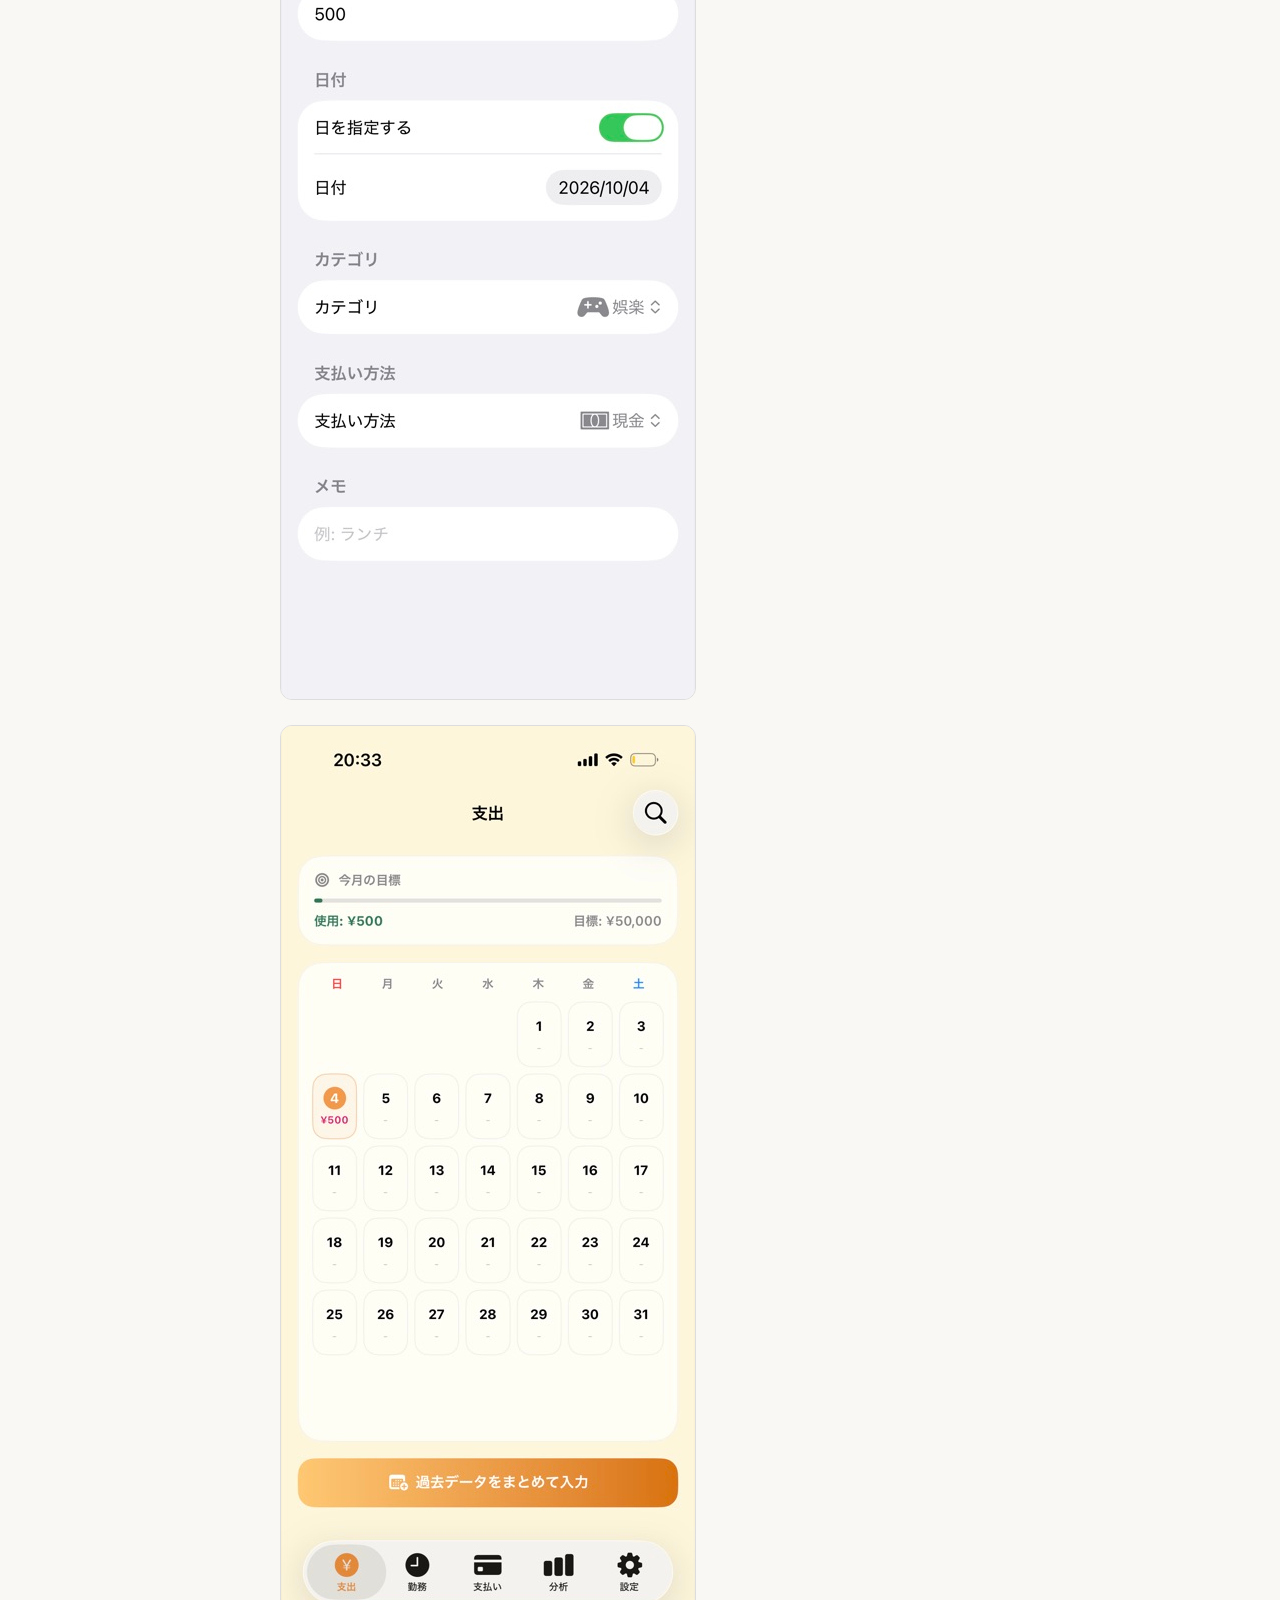
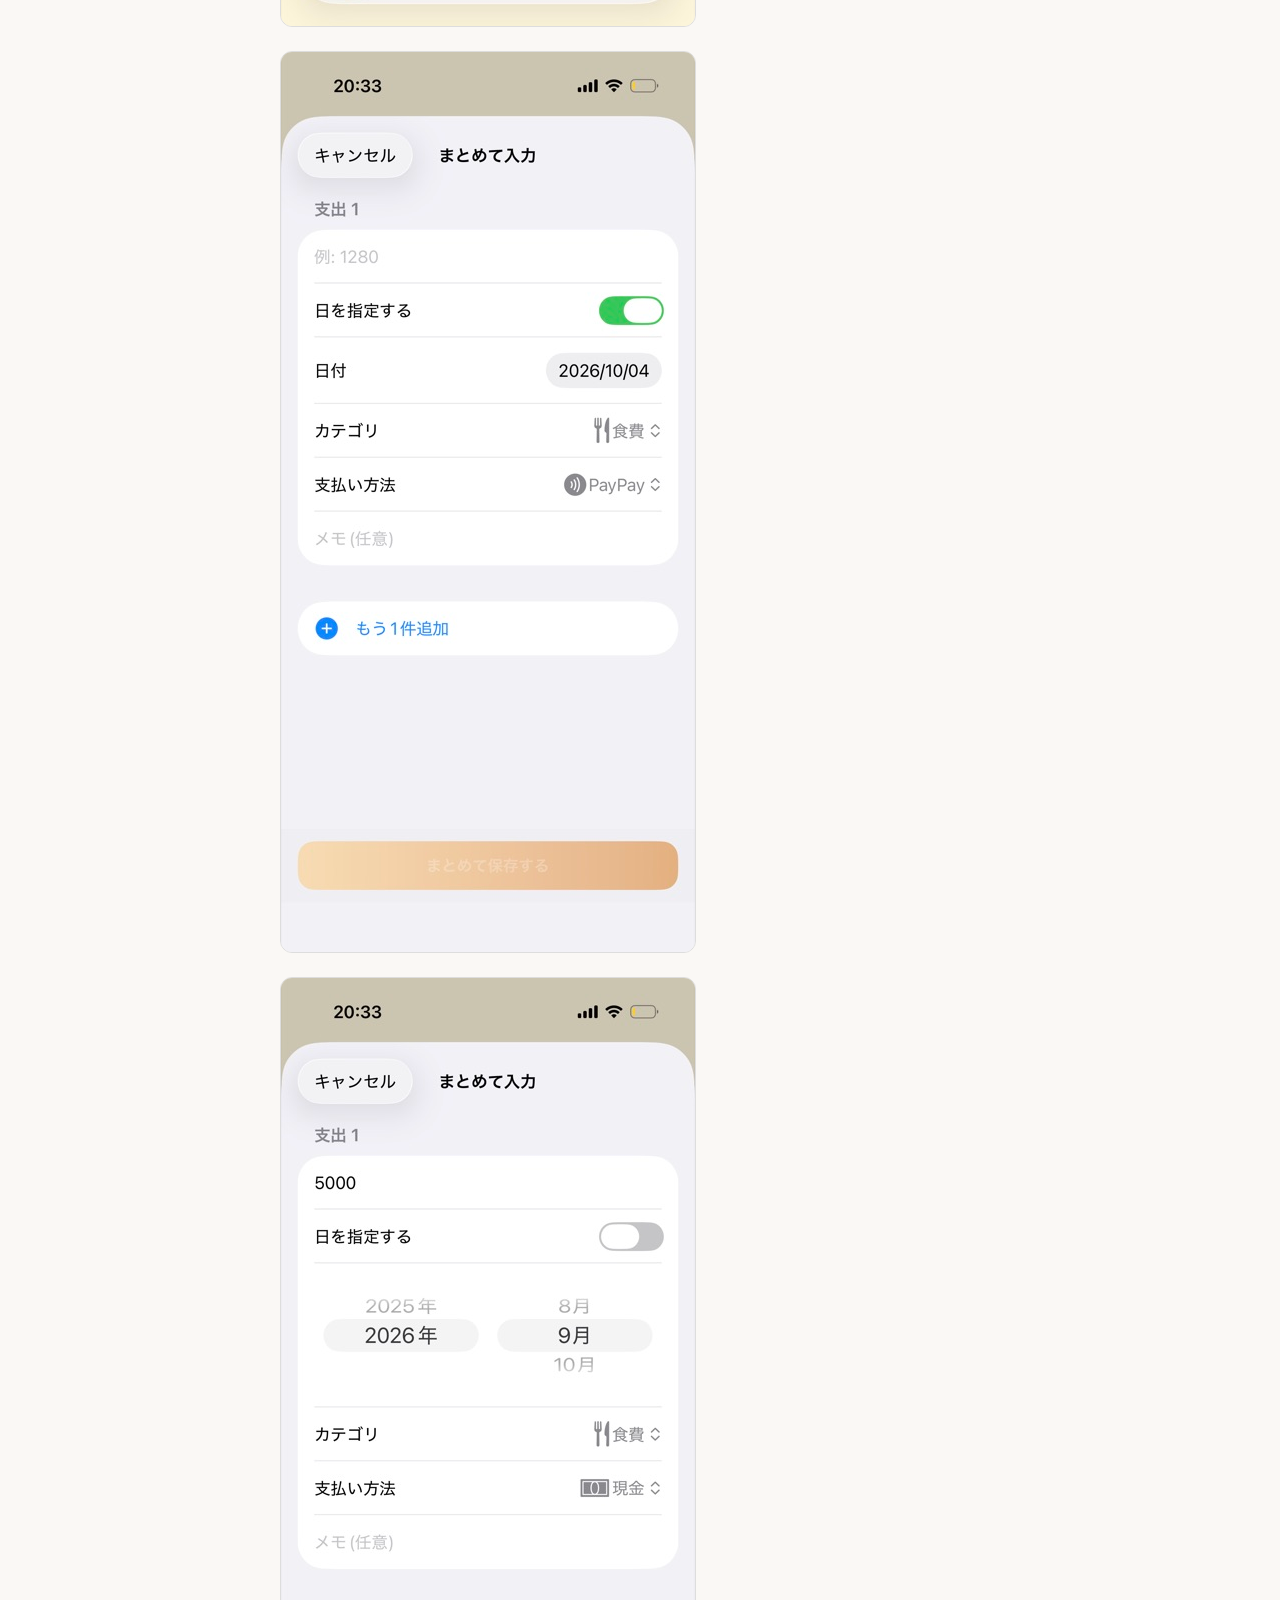
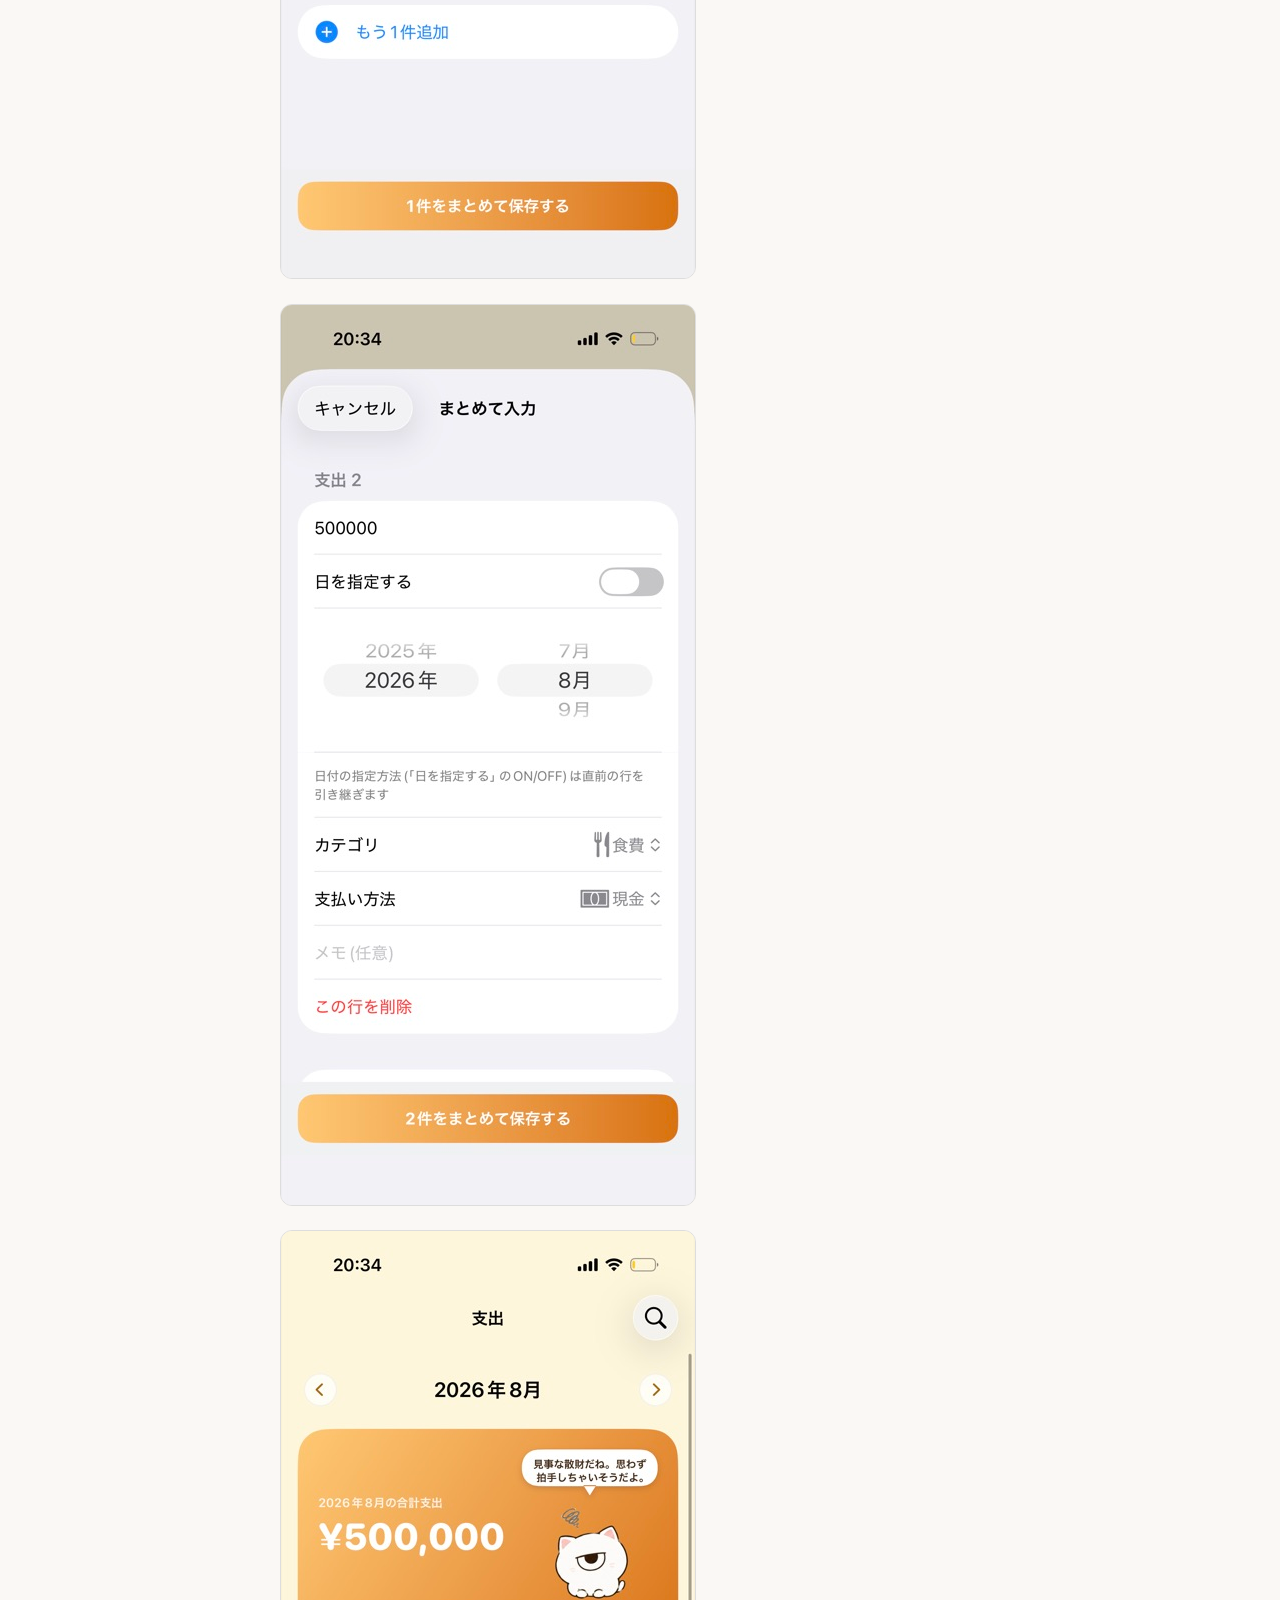
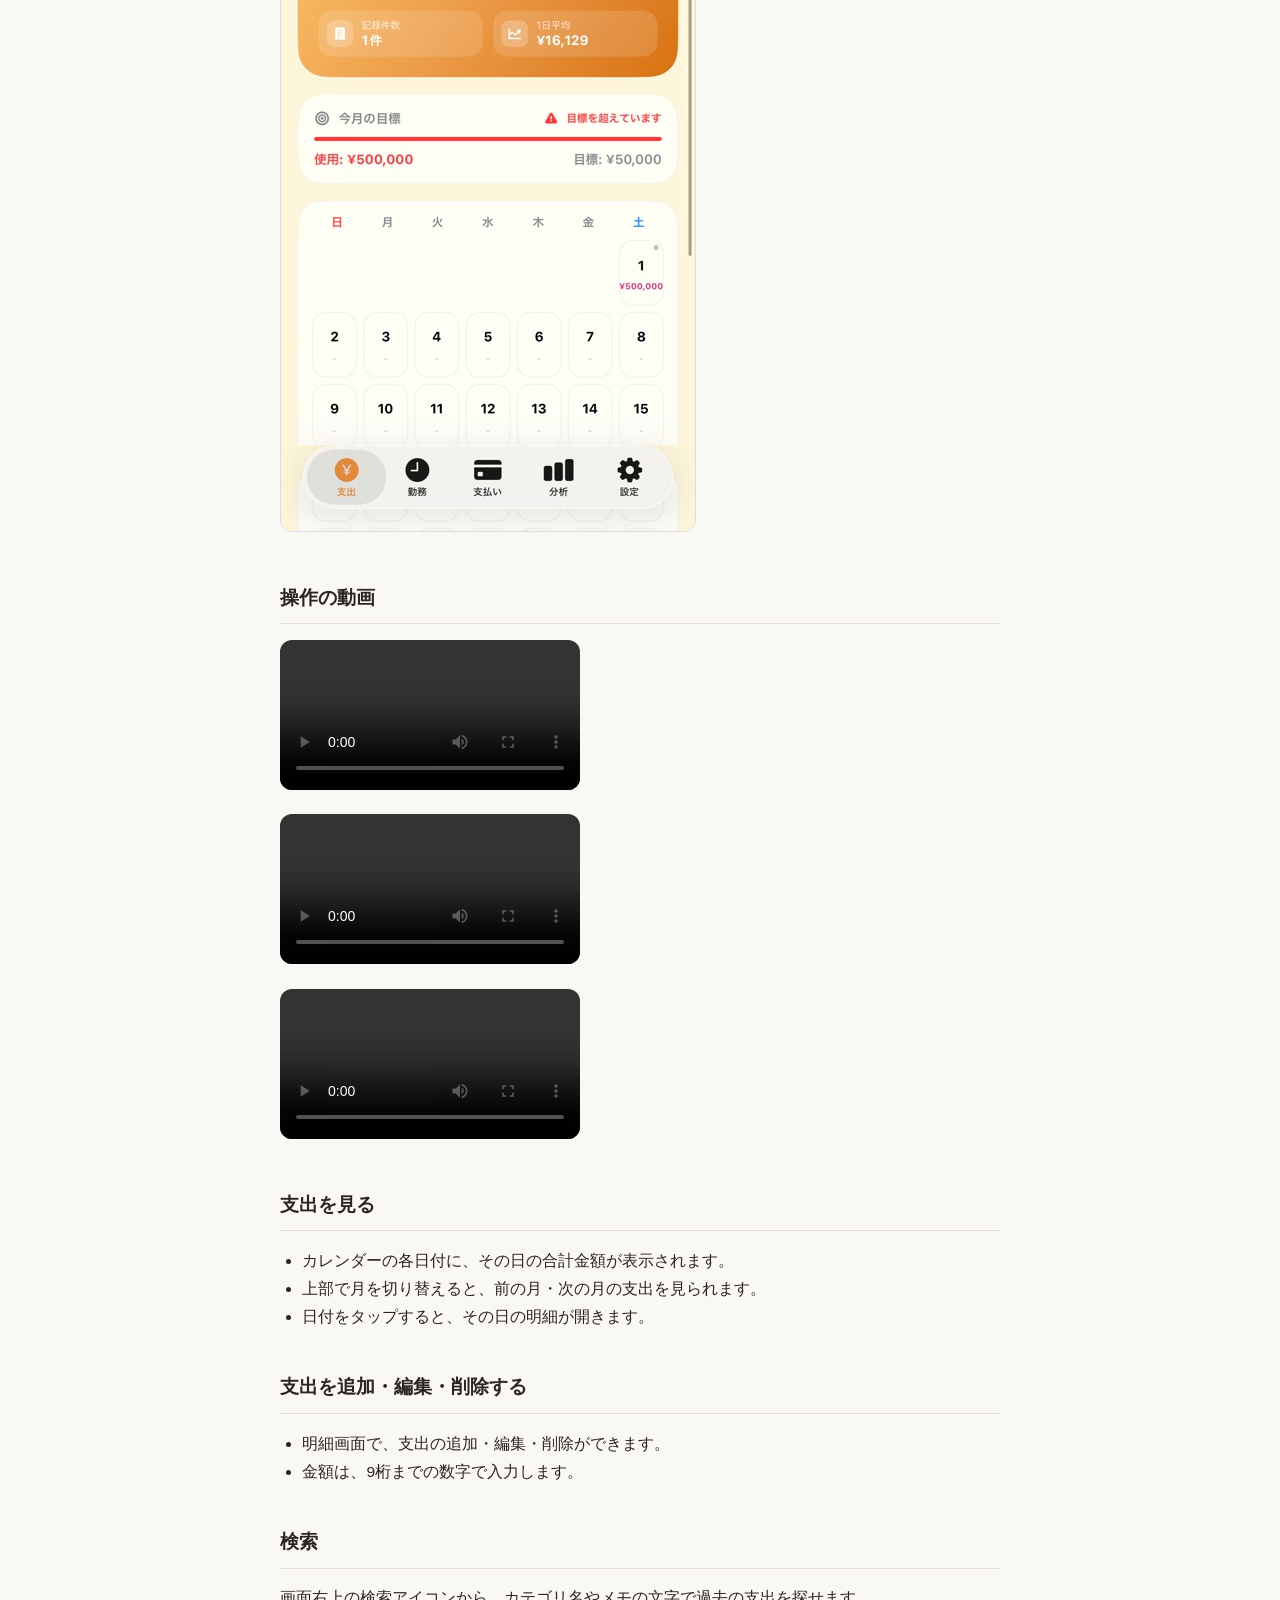
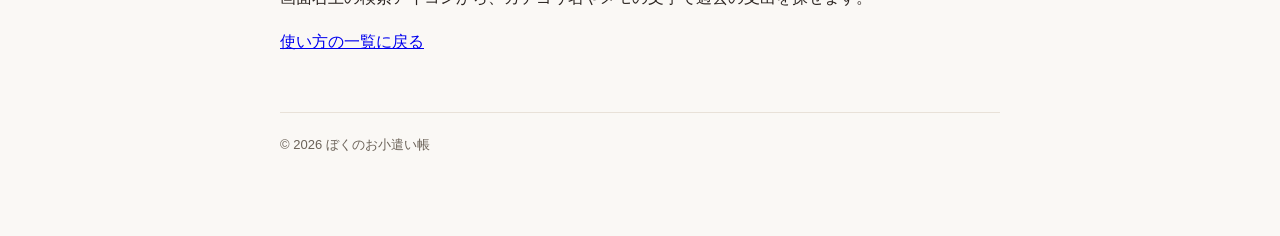
<file: guide/expense.html>
<!DOCTYPE html>
<html lang="ja">
<head>
<meta charset="UTF-8">
<meta name="viewport" content="width=device-width, initial-scale=1.0">
<title>支出画面 - ぼくのお小遣い帳 使い方</title>
<link rel="stylesheet" href="../style.css">
</head>
<body>
<div class="wrap">
  <header class="page-header">
    <div class="app-name">ぼくのお小遣い帳</div>
    <h1>支出画面</h1>
  </header>
  <main>
    <h2>画面の写真</h2>
    <p><img src="../images/expense/shot01.jpg" alt="支出画面 写真1" loading="lazy" style="max-width:100%;height:auto;border:1px solid #ddd;border-radius:12px"></p>
    <p><img src="../images/expense/shot02.jpg" alt="支出画面 写真2" loading="lazy" style="max-width:100%;height:auto;border:1px solid #ddd;border-radius:12px"></p>
    <p><img src="../images/expense/shot03.jpg" alt="支出画面 写真3" loading="lazy" style="max-width:100%;height:auto;border:1px solid #ddd;border-radius:12px"></p>
    <p><img src="../images/expense/shot04.jpg" alt="支出画面 写真4" loading="lazy" style="max-width:100%;height:auto;border:1px solid #ddd;border-radius:12px"></p>
    <p><img src="../images/expense/shot05.jpg" alt="支出画面 写真5" loading="lazy" style="max-width:100%;height:auto;border:1px solid #ddd;border-radius:12px"></p>
    <p><img src="../images/expense/shot06.jpg" alt="支出画面 写真6" loading="lazy" style="max-width:100%;height:auto;border:1px solid #ddd;border-radius:12px"></p>
    <p><img src="../images/expense/shot07.jpg" alt="支出画面 写真7" loading="lazy" style="max-width:100%;height:auto;border:1px solid #ddd;border-radius:12px"></p>
    <p><img src="../images/expense/shot08.jpg" alt="支出画面 写真8" loading="lazy" style="max-width:100%;height:auto;border:1px solid #ddd;border-radius:12px"></p>
    <p><img src="../images/expense/shot09.jpg" alt="支出画面 写真9" loading="lazy" style="max-width:100%;height:auto;border:1px solid #ddd;border-radius:12px"></p>
    <h2>操作の動画</h2>
    <p><video src="../videos/expense/movie01.mp4" controls playsinline preload="metadata" style="max-width:100%;height:auto;border-radius:12px"></video></p>
    <p><video src="../videos/expense/movie02.mp4" controls playsinline preload="metadata" style="max-width:100%;height:auto;border-radius:12px"></video></p>
    <p><video src="../videos/expense/movie03.mp4" controls playsinline preload="metadata" style="max-width:100%;height:auto;border-radius:12px"></video></p>
    <h2>支出を見る</h2>
    <ul>
      <li>カレンダーの各日付に、その日の合計金額が表示されます。</li>
      <li>上部で月を切り替えると、前の月・次の月の支出を見られます。</li>
      <li>日付をタップすると、その日の明細が開きます。</li>
    </ul>
    <h2>支出を追加・編集・削除する</h2>
    <ul>
      <li>明細画面で、支出の追加・編集・削除ができます。</li>
      <li>金額は、9桁までの数字で入力します。</li>
    </ul>
    <h2>検索</h2>
    <p>画面右上の検索アイコンから、カテゴリ名やメモの文字で過去の支出を探せます。</p>
    <p><a href="../guide.html">使い方の一覧に戻る</a></p>
  </main>
  <footer>&copy; 2026 ぼくのお小遣い帳</footer>
</div>
</body>
</html>
</file>
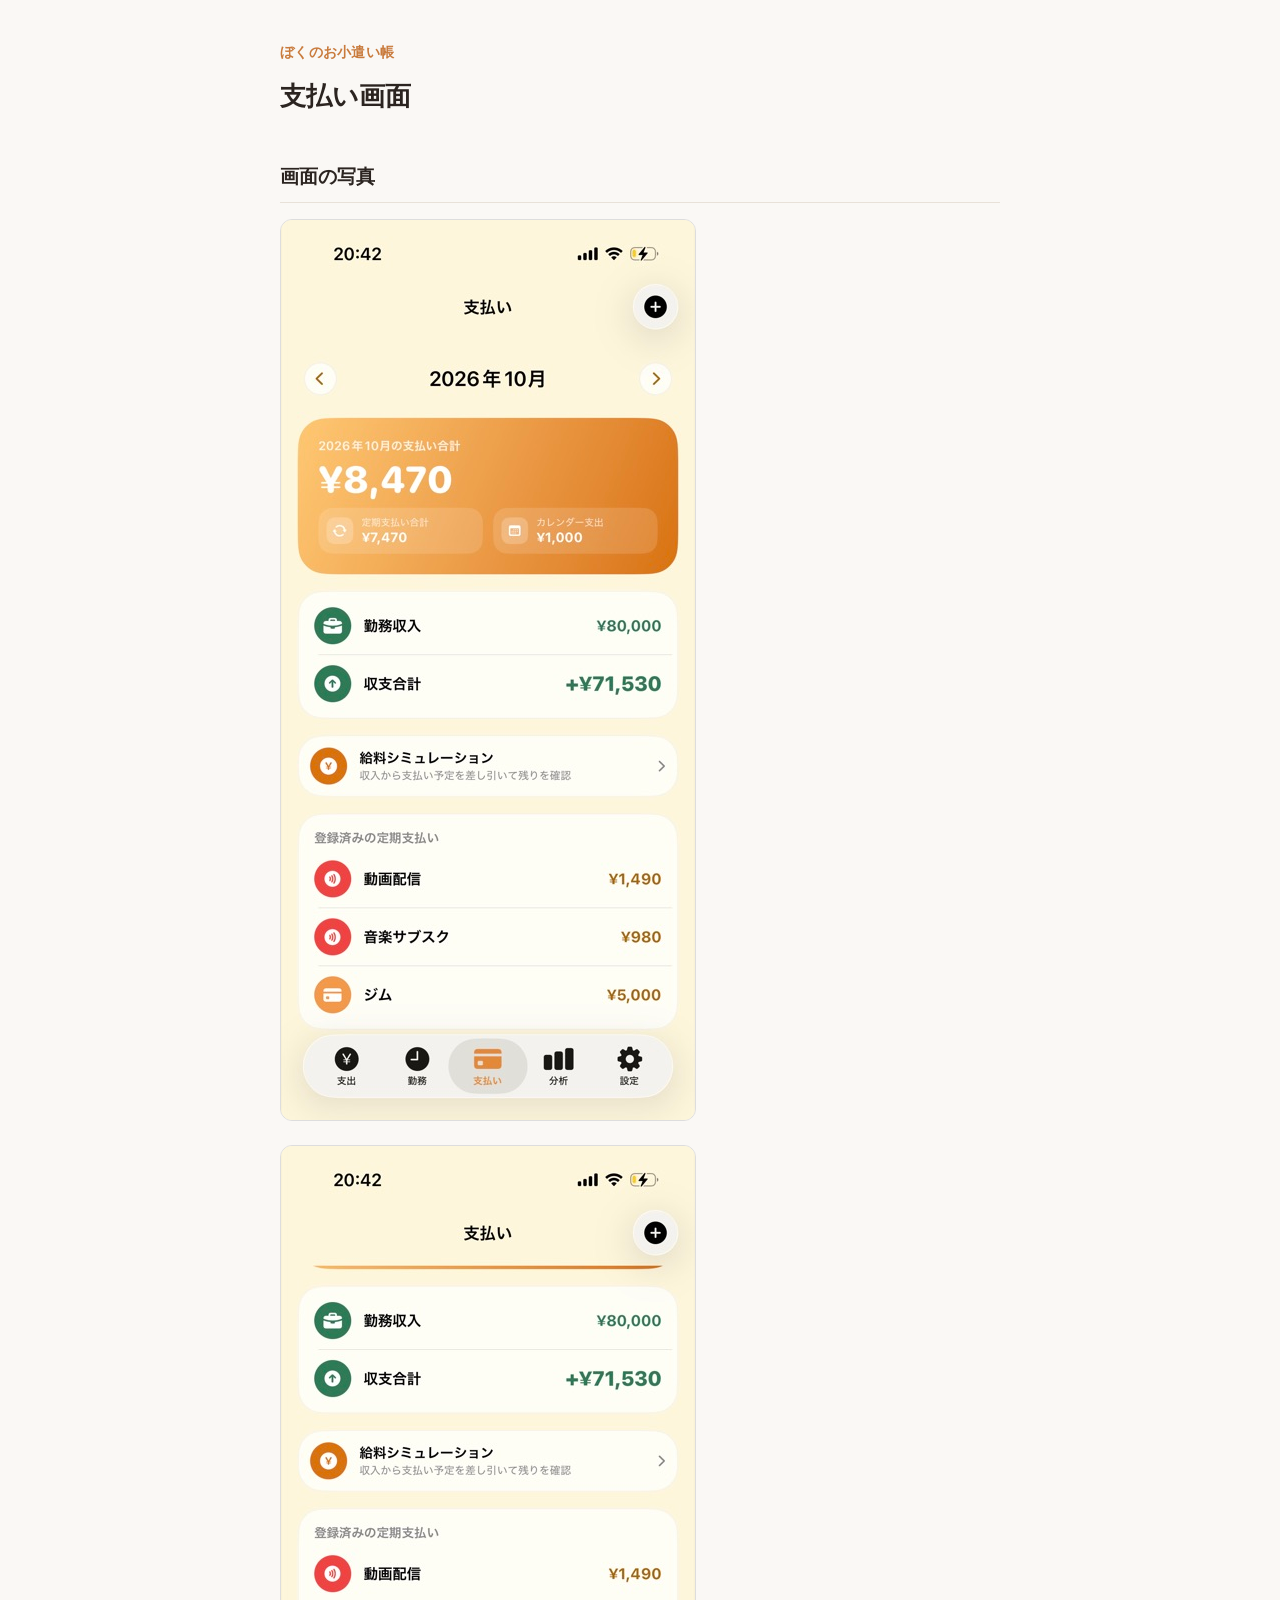
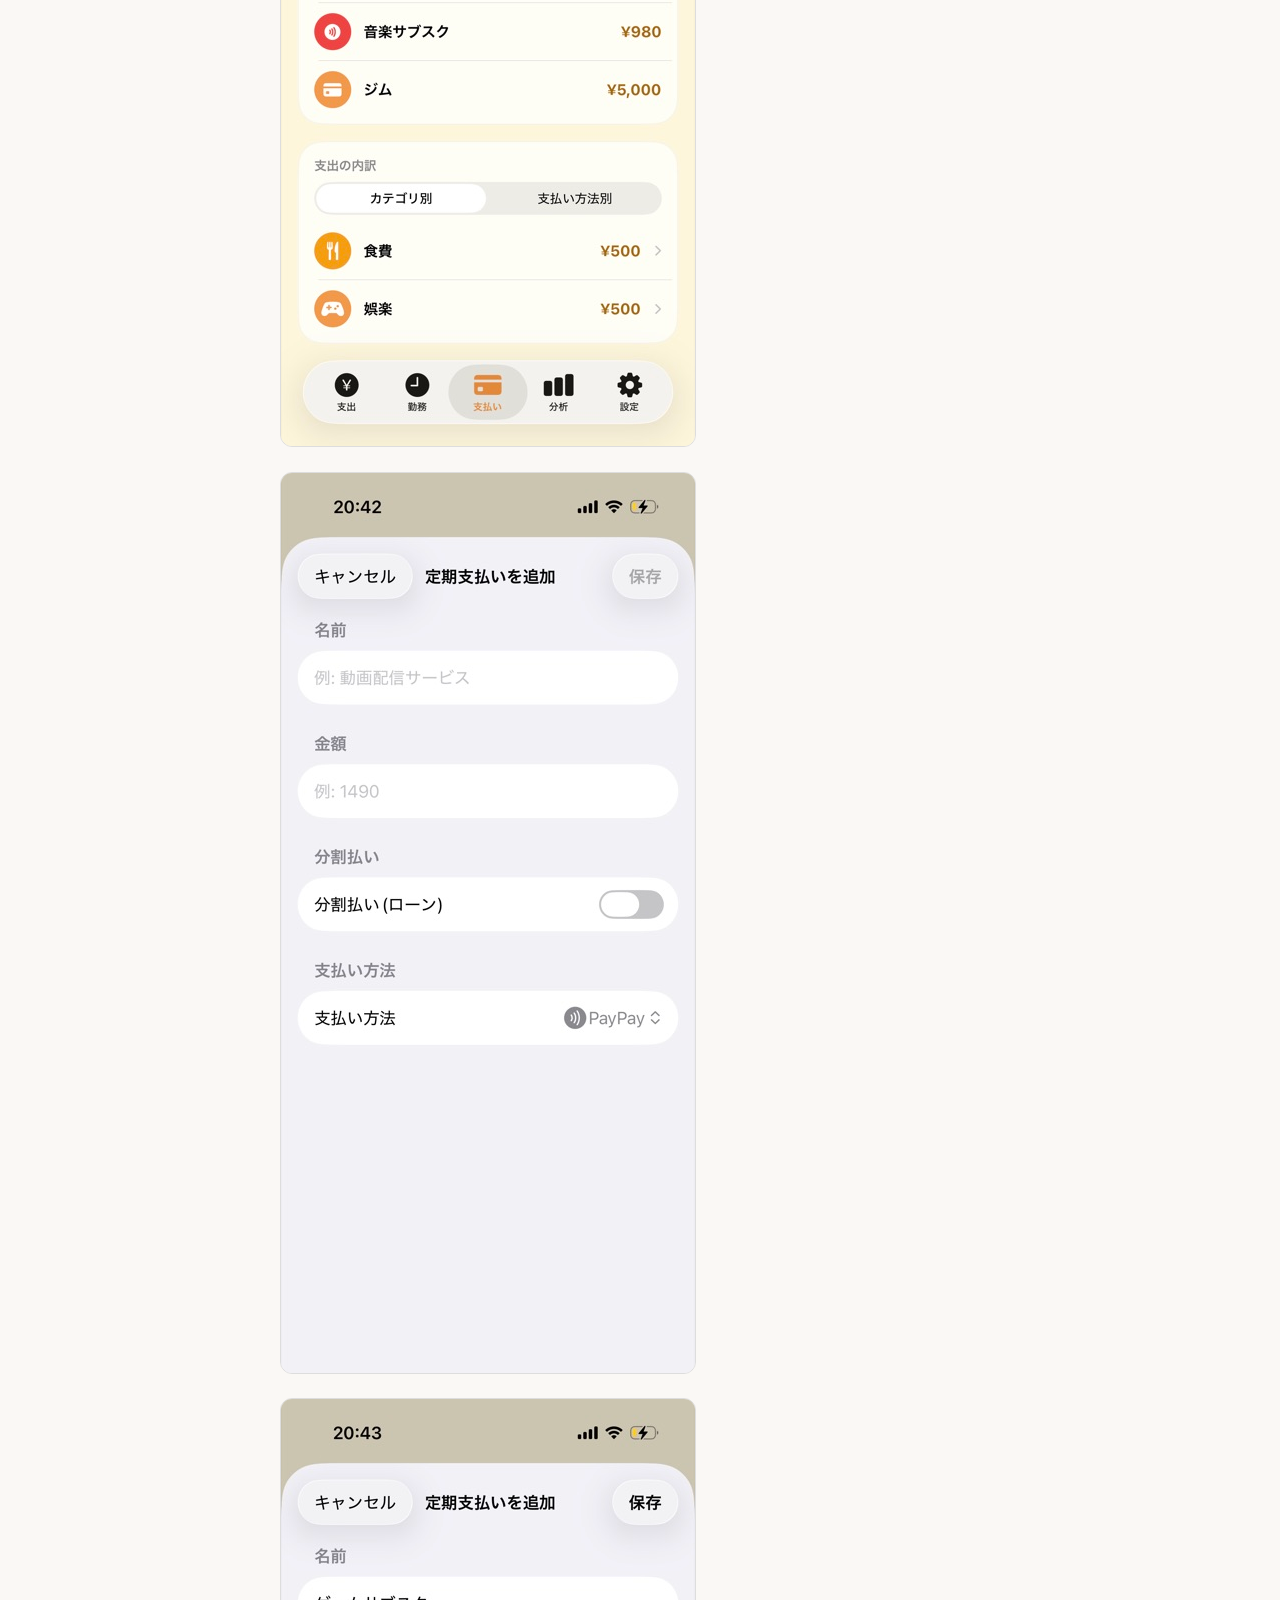
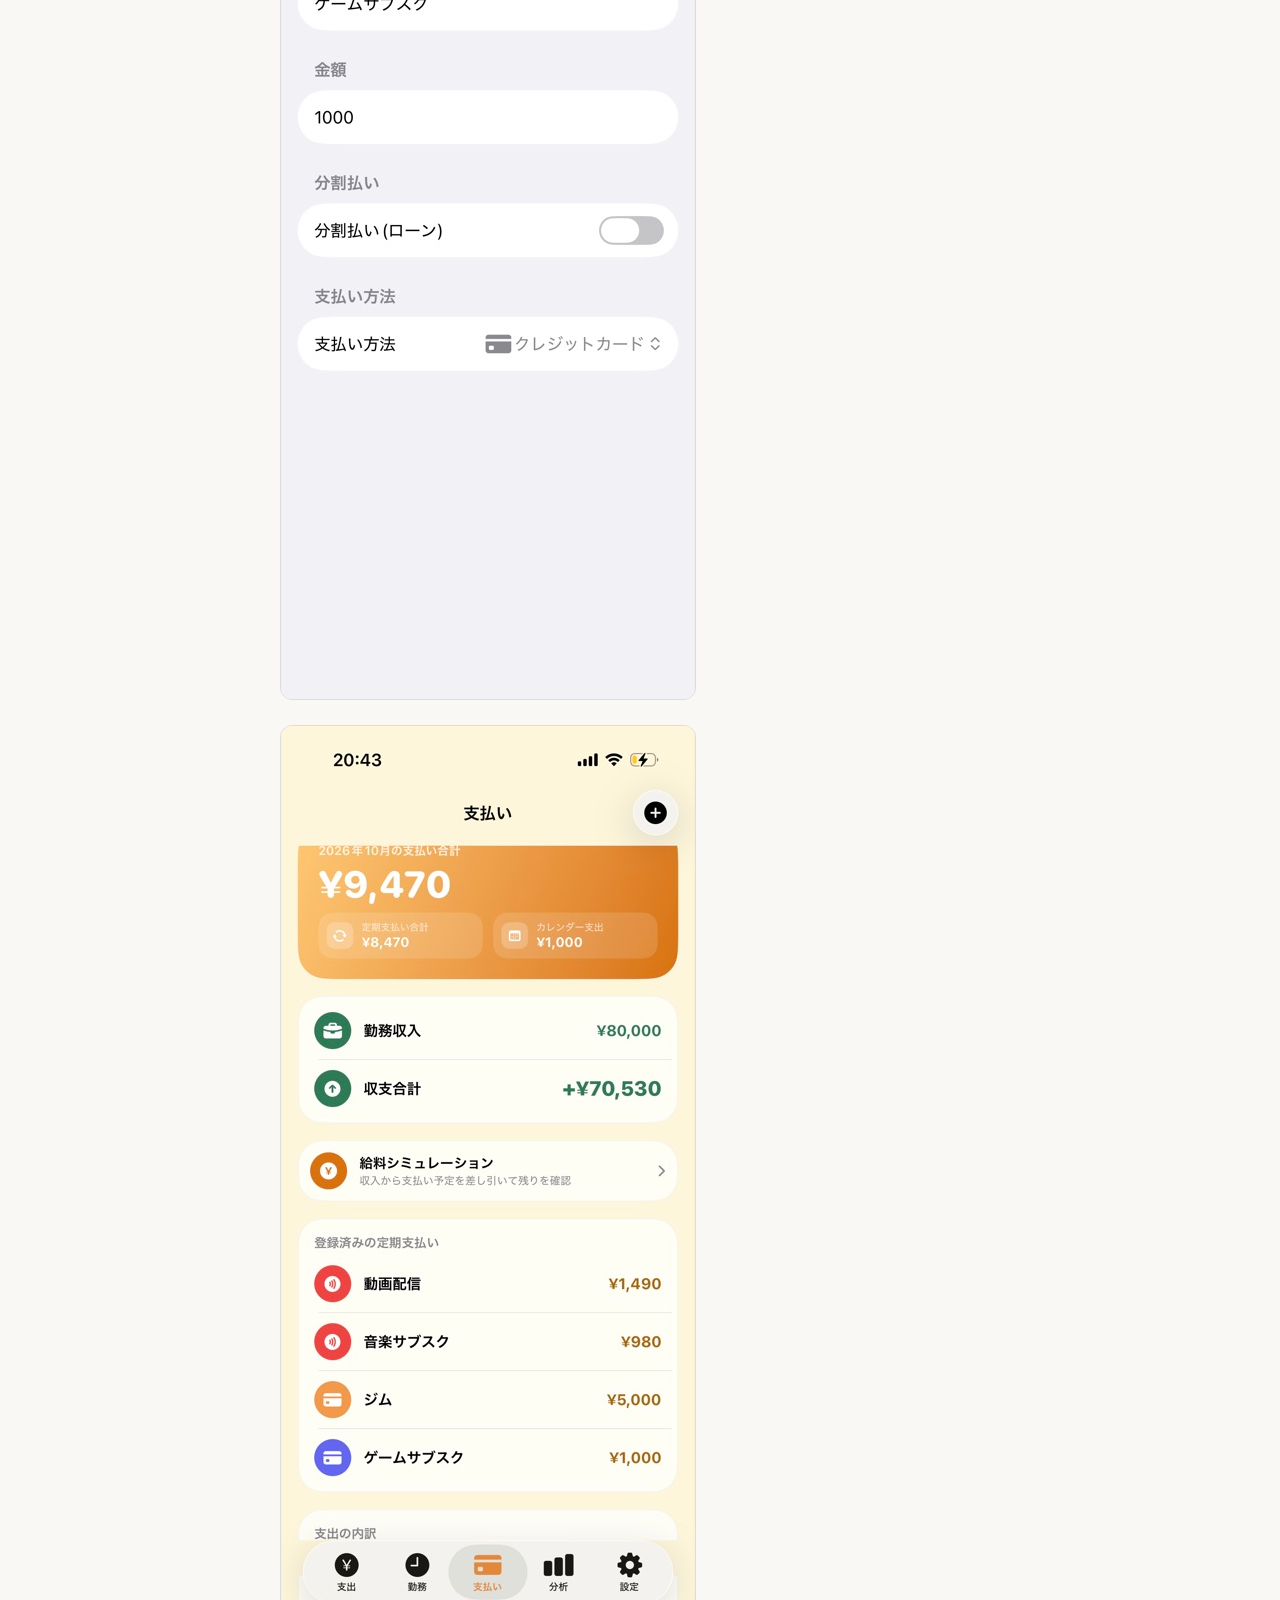
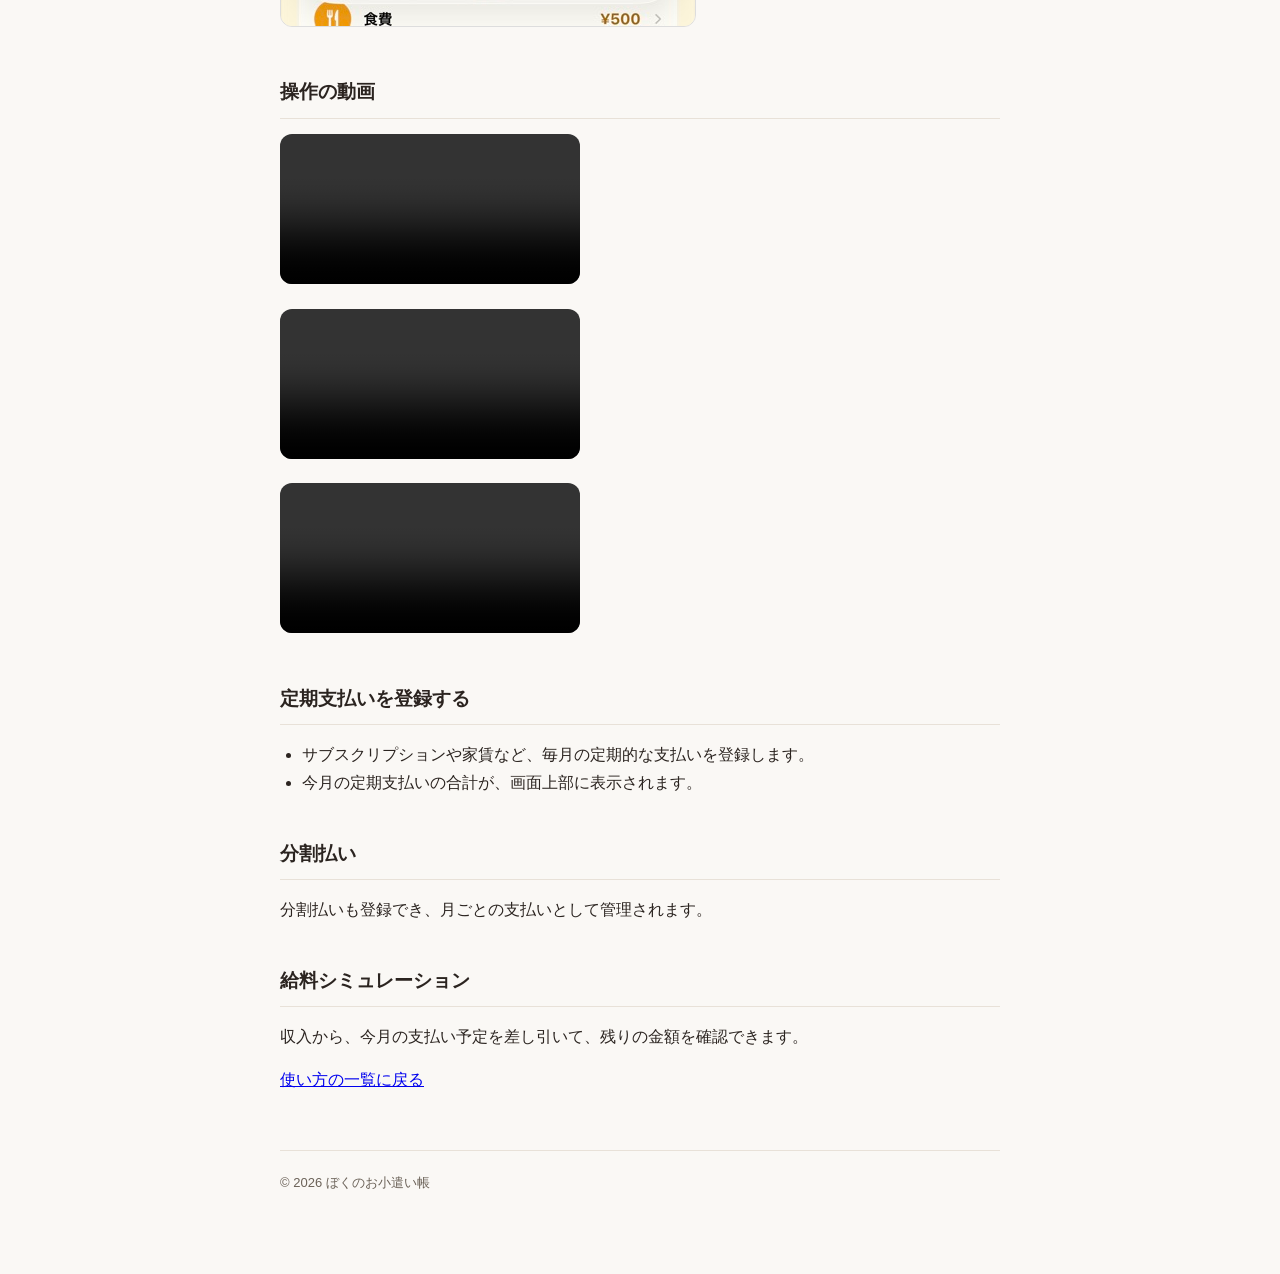
<file: guide/payment.html>
<!DOCTYPE html>
<html lang="ja">
<head>
<meta charset="UTF-8">
<meta name="viewport" content="width=device-width, initial-scale=1.0">
<title>支払い画面 - ぼくのお小遣い帳 使い方</title>
<link rel="stylesheet" href="../style.css">
</head>
<body>
<div class="wrap">
  <header class="page-header">
    <div class="app-name">ぼくのお小遣い帳</div>
    <h1>支払い画面</h1>
  </header>
  <main>
    <h2>画面の写真</h2>
    <p><img src="../images/payment/shot01.jpg" alt="支払い画面 写真1" loading="lazy" style="max-width:100%;height:auto;border:1px solid #ddd;border-radius:12px"></p>
    <p><img src="../images/payment/shot02.jpg" alt="支払い画面 写真2" loading="lazy" style="max-width:100%;height:auto;border:1px solid #ddd;border-radius:12px"></p>
    <p><img src="../images/payment/shot03.jpg" alt="支払い画面 写真3" loading="lazy" style="max-width:100%;height:auto;border:1px solid #ddd;border-radius:12px"></p>
    <p><img src="../images/payment/shot04.jpg" alt="支払い画面 写真4" loading="lazy" style="max-width:100%;height:auto;border:1px solid #ddd;border-radius:12px"></p>
    <p><img src="../images/payment/shot05.jpg" alt="支払い画面 写真5" loading="lazy" style="max-width:100%;height:auto;border:1px solid #ddd;border-radius:12px"></p>
    <h2>操作の動画</h2>
    <p><video src="../videos/payment/movie01.mp4" controls playsinline preload="metadata" style="max-width:100%;height:auto;border-radius:12px"></video></p>
    <p><video src="../videos/payment/movie02.mp4" controls playsinline preload="metadata" style="max-width:100%;height:auto;border-radius:12px"></video></p>
    <p><video src="../videos/payment/movie03.mp4" controls playsinline preload="metadata" style="max-width:100%;height:auto;border-radius:12px"></video></p>
    <h2>定期支払いを登録する</h2>
    <ul>
      <li>サブスクリプションや家賃など、毎月の定期的な支払いを登録します。</li>
      <li>今月の定期支払いの合計が、画面上部に表示されます。</li>
    </ul>
    <h2>分割払い</h2>
    <p>分割払いも登録でき、月ごとの支払いとして管理されます。</p>
    <h2>給料シミュレーション</h2>
    <p>収入から、今月の支払い予定を差し引いて、残りの金額を確認できます。</p>
    <p><a href="../guide.html">使い方の一覧に戻る</a></p>
  </main>
  <footer>&copy; 2026 ぼくのお小遣い帳</footer>
</div>
</body>
</html>
</file>
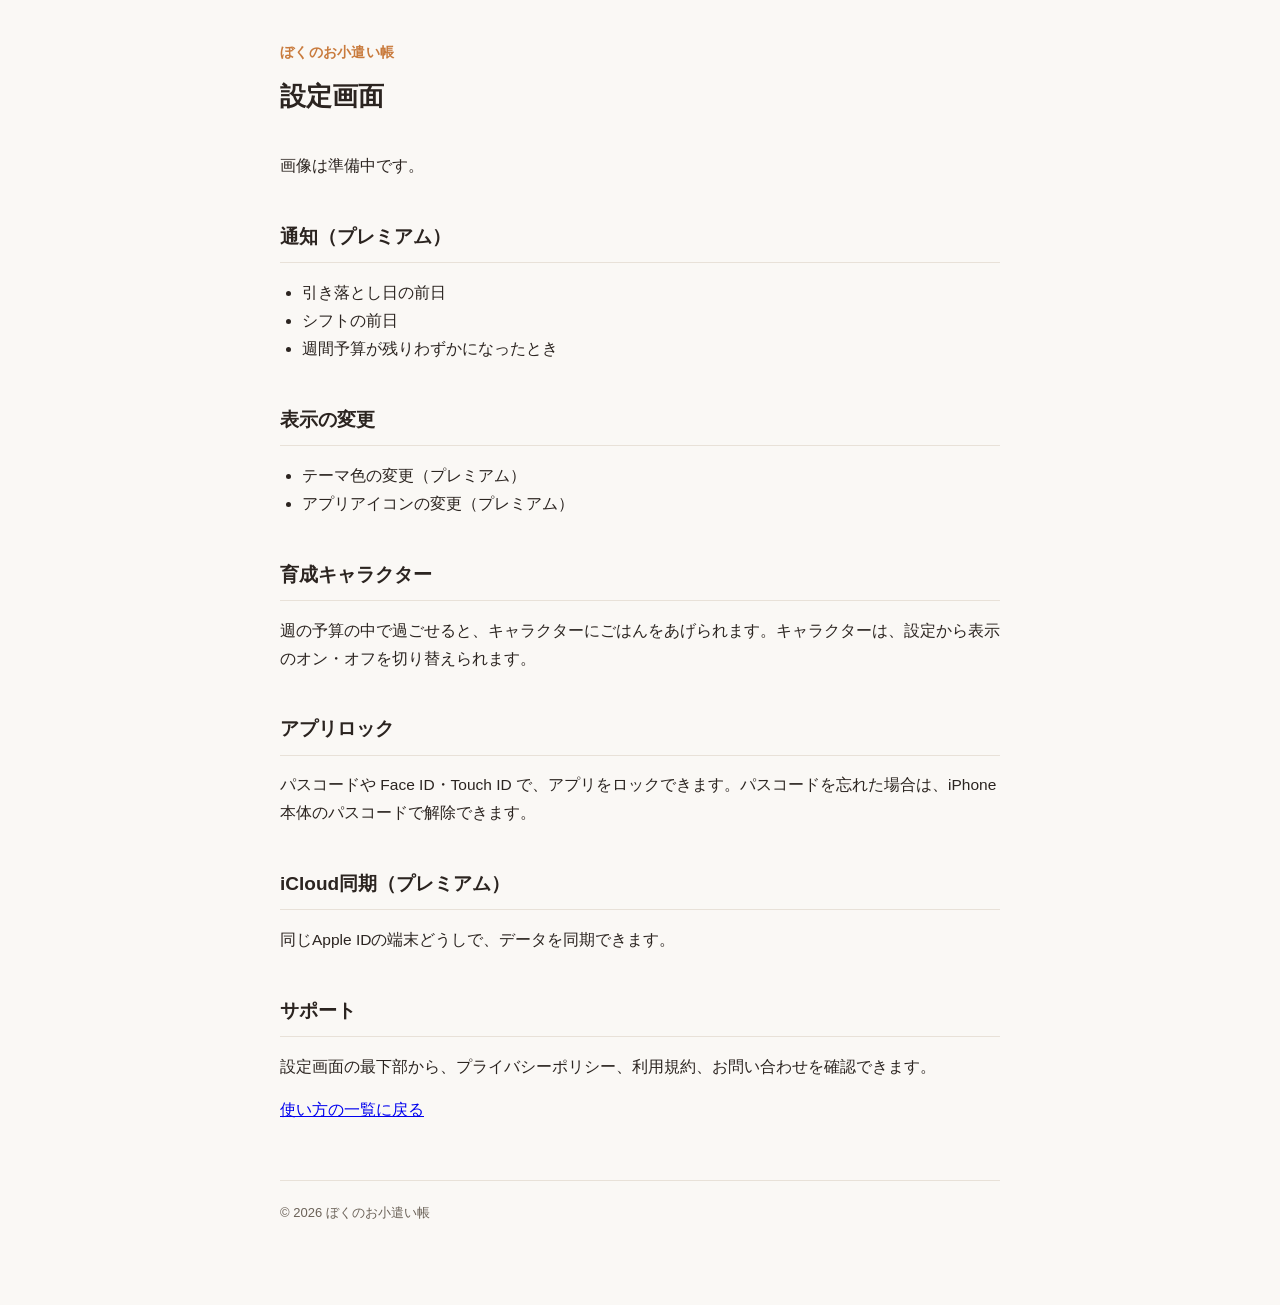
<file: guide/settings.html>
<!DOCTYPE html>
<html lang="ja">
<head>
<meta charset="UTF-8">
<meta name="viewport" content="width=device-width, initial-scale=1.0">
<title>設定画面 - ぼくのお小遣い帳 使い方</title>
<link rel="stylesheet" href="../style.css">
</head>
<body>
<div class="wrap">
  <header class="page-header">
    <div class="app-name">ぼくのお小遣い帳</div>
    <h1>設定画面</h1>
  </header>
  <main>
    <p class="note">画像は準備中です。</p>
    <h2>通知（プレミアム）</h2>
    <ul>
      <li>引き落とし日の前日</li>
      <li>シフトの前日</li>
      <li>週間予算が残りわずかになったとき</li>
    </ul>
    <h2>表示の変更</h2>
    <ul>
      <li>テーマ色の変更（プレミアム）</li>
      <li>アプリアイコンの変更（プレミアム）</li>
    </ul>
    <h2>育成キャラクター</h2>
    <p>週の予算の中で過ごせると、キャラクターにごはんをあげられます。キャラクターは、設定から表示のオン・オフを切り替えられます。</p>
    <h2>アプリロック</h2>
    <p>パスコードや Face ID・Touch ID で、アプリをロックできます。パスコードを忘れた場合は、iPhone本体のパスコードで解除できます。</p>
    <h2>iCloud同期（プレミアム）</h2>
    <p>同じApple IDの端末どうしで、データを同期できます。</p>
    <h2>サポート</h2>
    <p>設定画面の最下部から、プライバシーポリシー、利用規約、お問い合わせを確認できます。</p>
    <p><a href="../guide.html">使い方の一覧に戻る</a></p>
  </main>
  <footer>&copy; 2026 ぼくのお小遣い帳</footer>
</div>
</body>
</html>
</file>
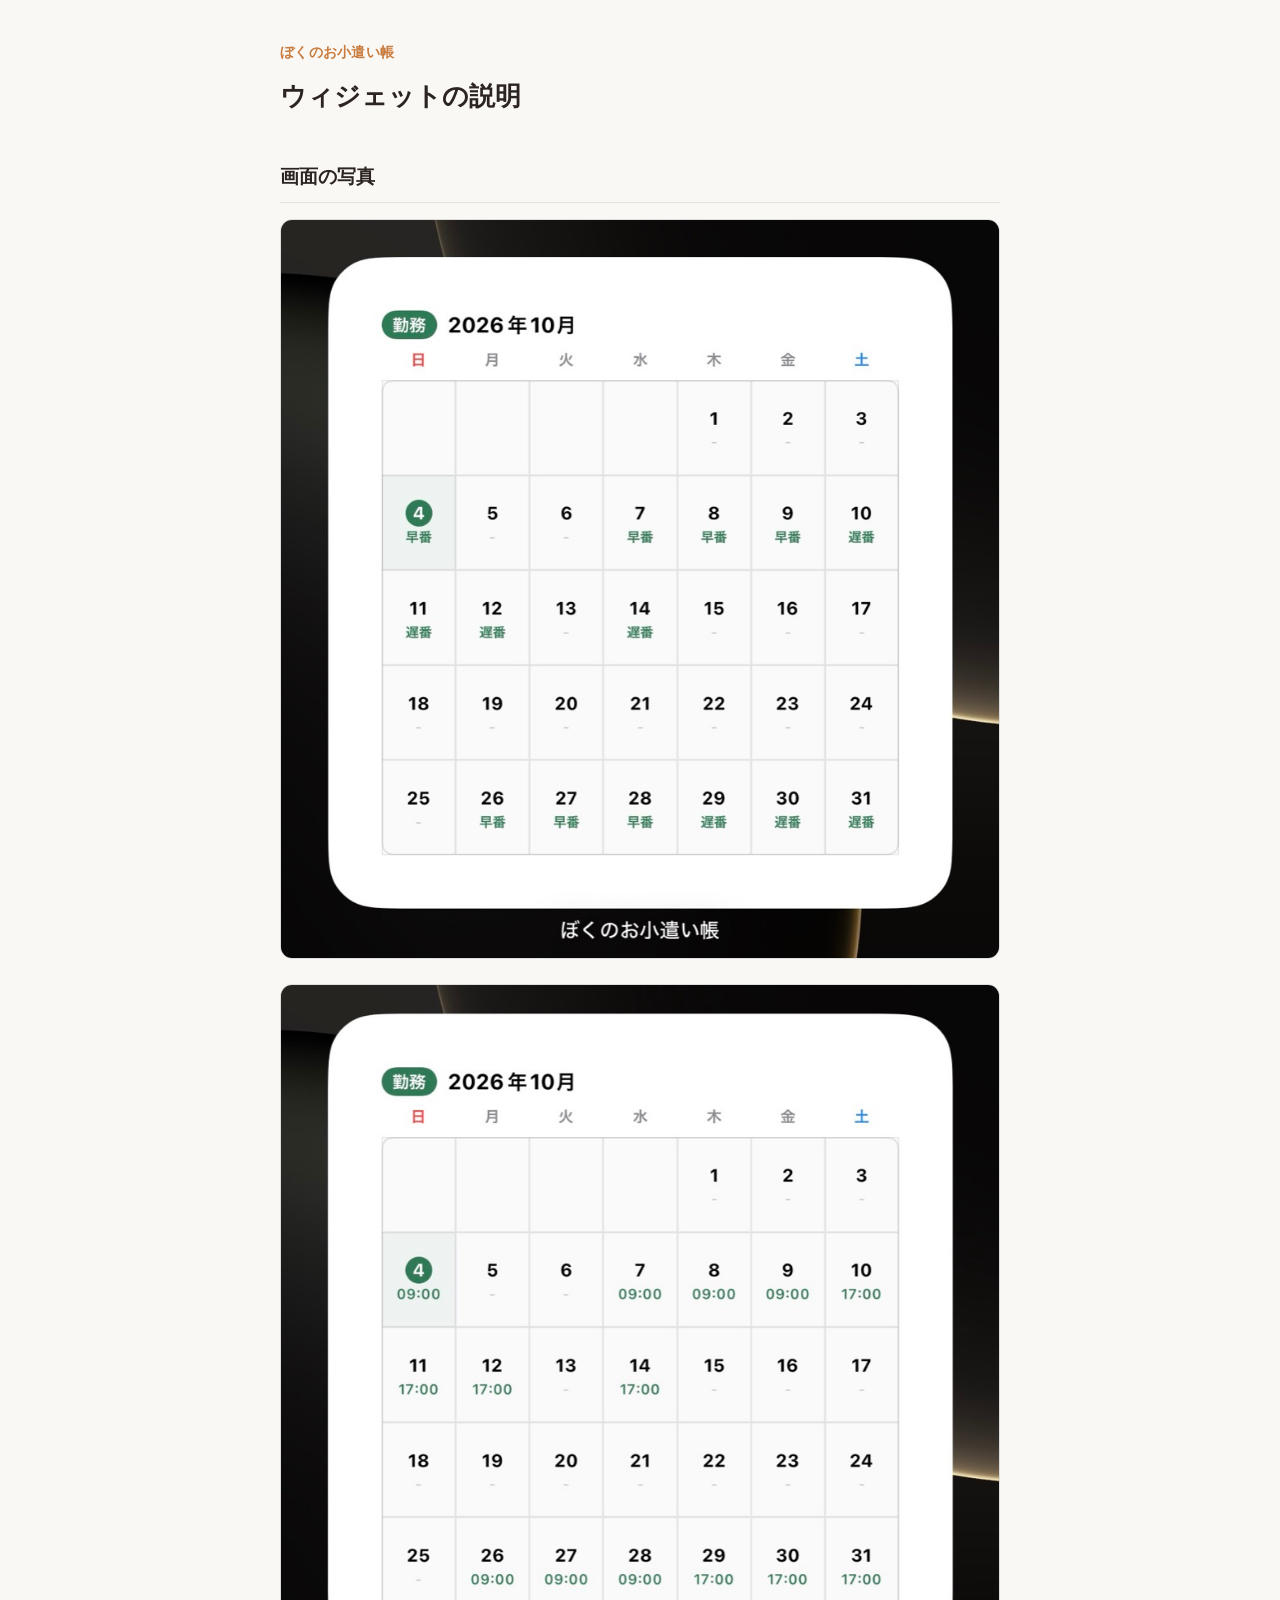
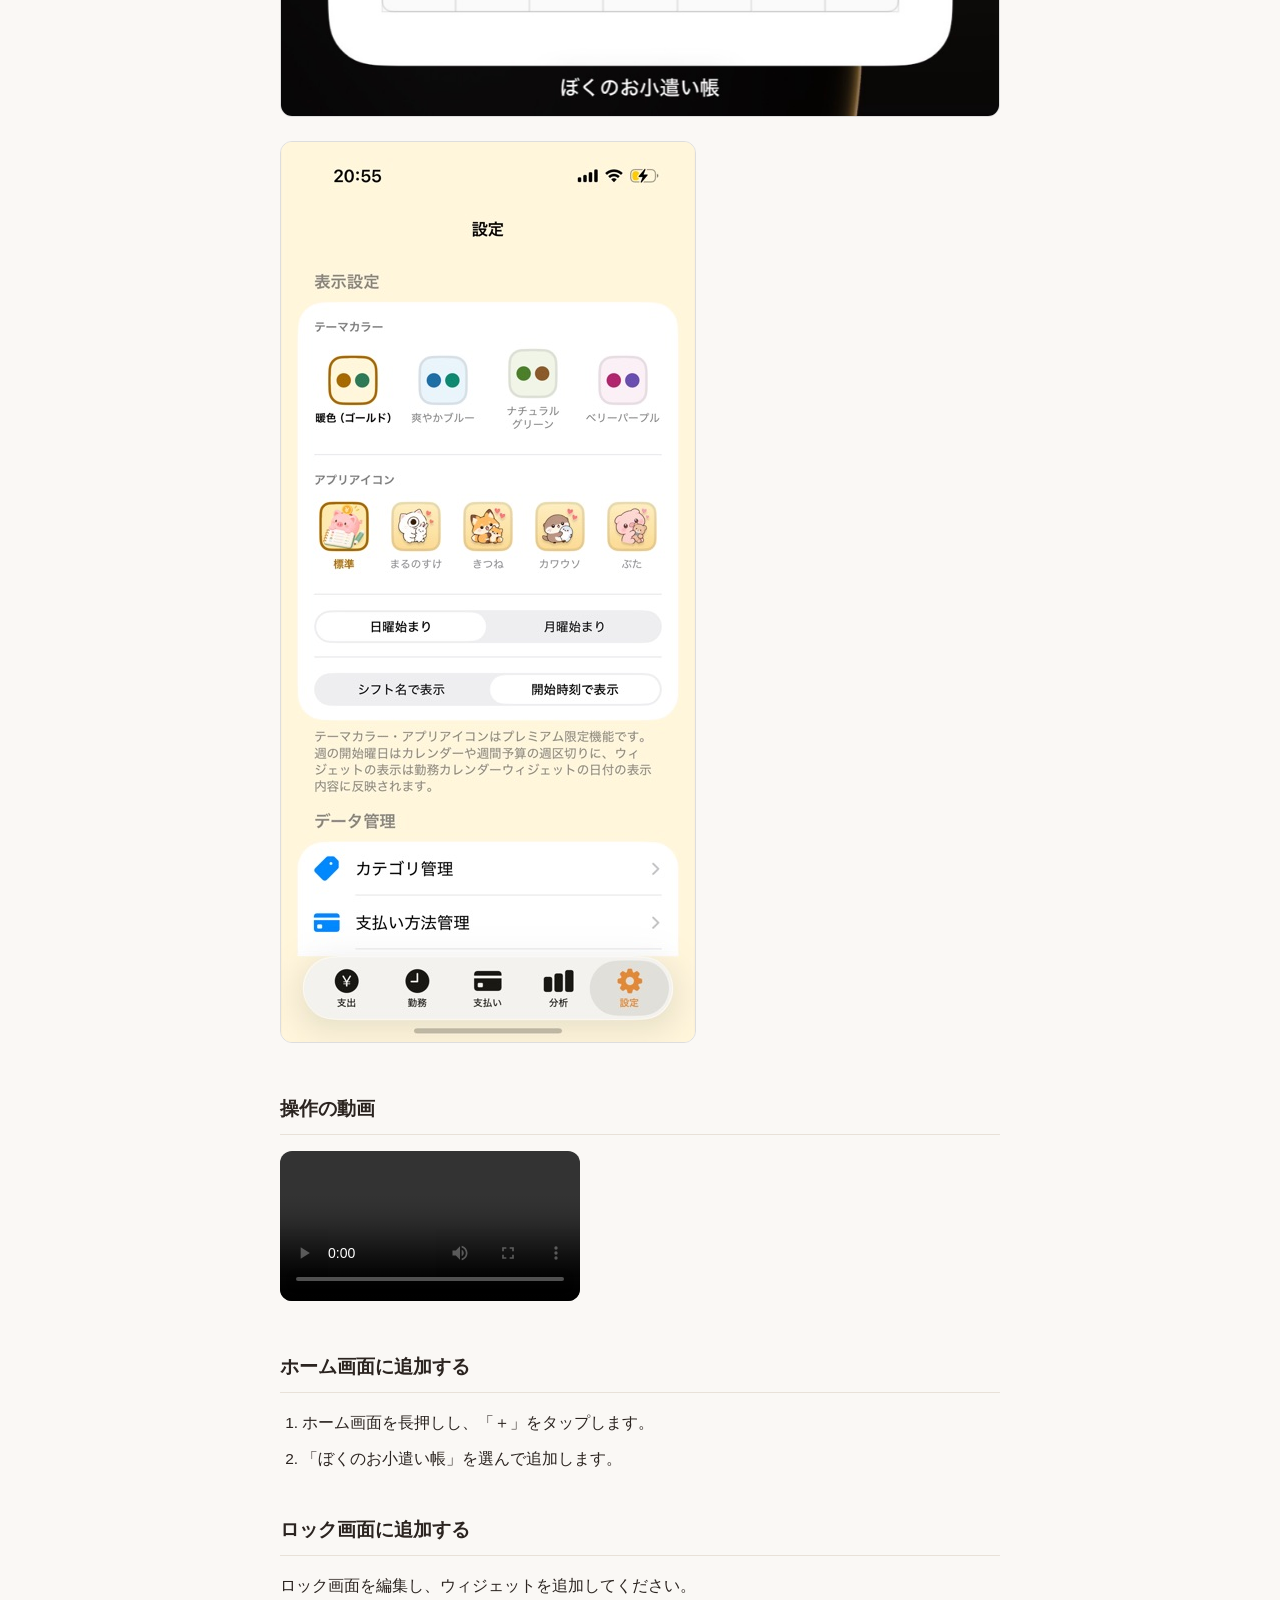
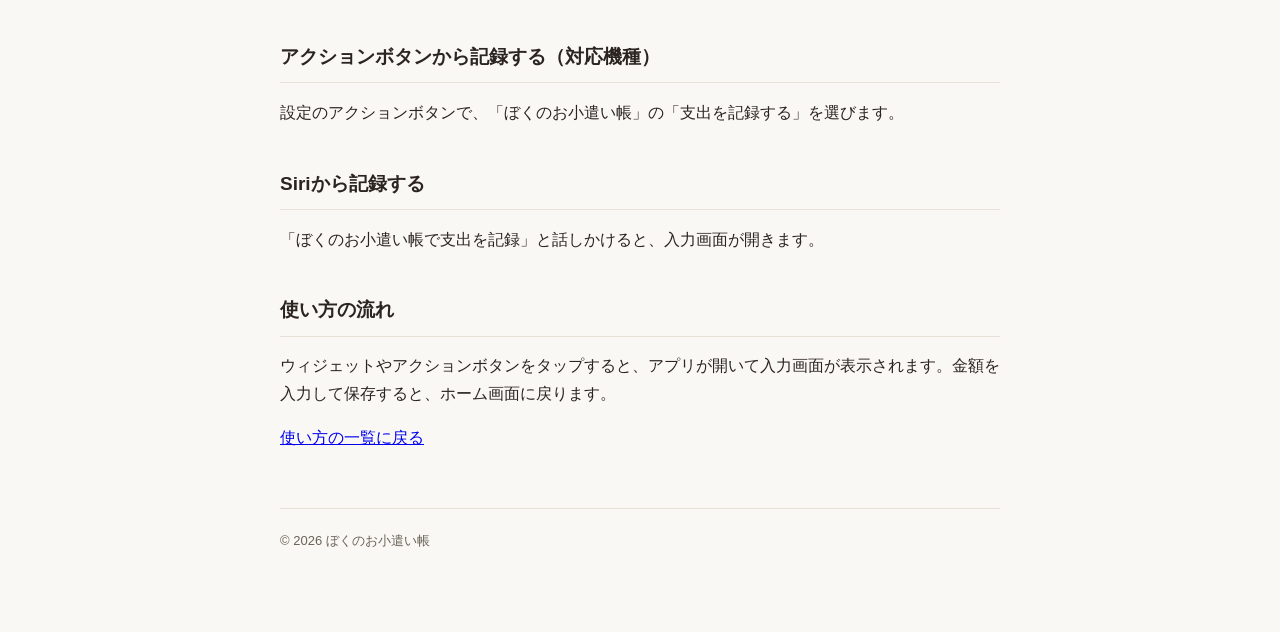
<file: guide/widget.html>
<!DOCTYPE html>
<html lang="ja">
<head>
<meta charset="UTF-8">
<meta name="viewport" content="width=device-width, initial-scale=1.0">
<title>ウィジェットの説明 - ぼくのお小遣い帳 使い方</title>
<link rel="stylesheet" href="../style.css">
</head>
<body>
<div class="wrap">
  <header class="page-header">
    <div class="app-name">ぼくのお小遣い帳</div>
    <h1>ウィジェットの説明</h1>
  </header>
  <main>
    <h2>画面の写真</h2>
    <p><img src="../images/widget/shot01.jpg" alt="ウィジェット 写真1" loading="lazy" style="max-width:100%;height:auto;border:1px solid #ddd;border-radius:12px"></p>
    <p><img src="../images/widget/shot02.jpg" alt="ウィジェット 写真2" loading="lazy" style="max-width:100%;height:auto;border:1px solid #ddd;border-radius:12px"></p>
    <p><img src="../images/widget/shot03.jpg" alt="ウィジェット 写真3" loading="lazy" style="max-width:100%;height:auto;border:1px solid #ddd;border-radius:12px"></p>
    <h2>操作の動画</h2>
    <p><video src="../videos/widget/movie01.mp4" controls playsinline preload="metadata" style="max-width:100%;height:auto;border-radius:12px"></video></p>
    <h2>ホーム画面に追加する</h2>
    <ol>
      <li>ホーム画面を長押しし、「＋」をタップします。</li>
      <li>「ぼくのお小遣い帳」を選んで追加します。</li>
    </ol>
    <h2>ロック画面に追加する</h2>
    <p>ロック画面を編集し、ウィジェットを追加してください。</p>
    <h2>アクションボタンから記録する（対応機種）</h2>
    <p>設定のアクションボタンで、「ぼくのお小遣い帳」の「支出を記録する」を選びます。</p>
    <h2>Siriから記録する</h2>
    <p>「ぼくのお小遣い帳で支出を記録」と話しかけると、入力画面が開きます。</p>
    <h2>使い方の流れ</h2>
    <p>ウィジェットやアクションボタンをタップすると、アプリが開いて入力画面が表示されます。金額を入力して保存すると、ホーム画面に戻ります。</p>
    <p><a href="../guide.html">使い方の一覧に戻る</a></p>
  </main>
  <footer>&copy; 2026 ぼくのお小遣い帳</footer>
</div>
</body>
</html>
</file>
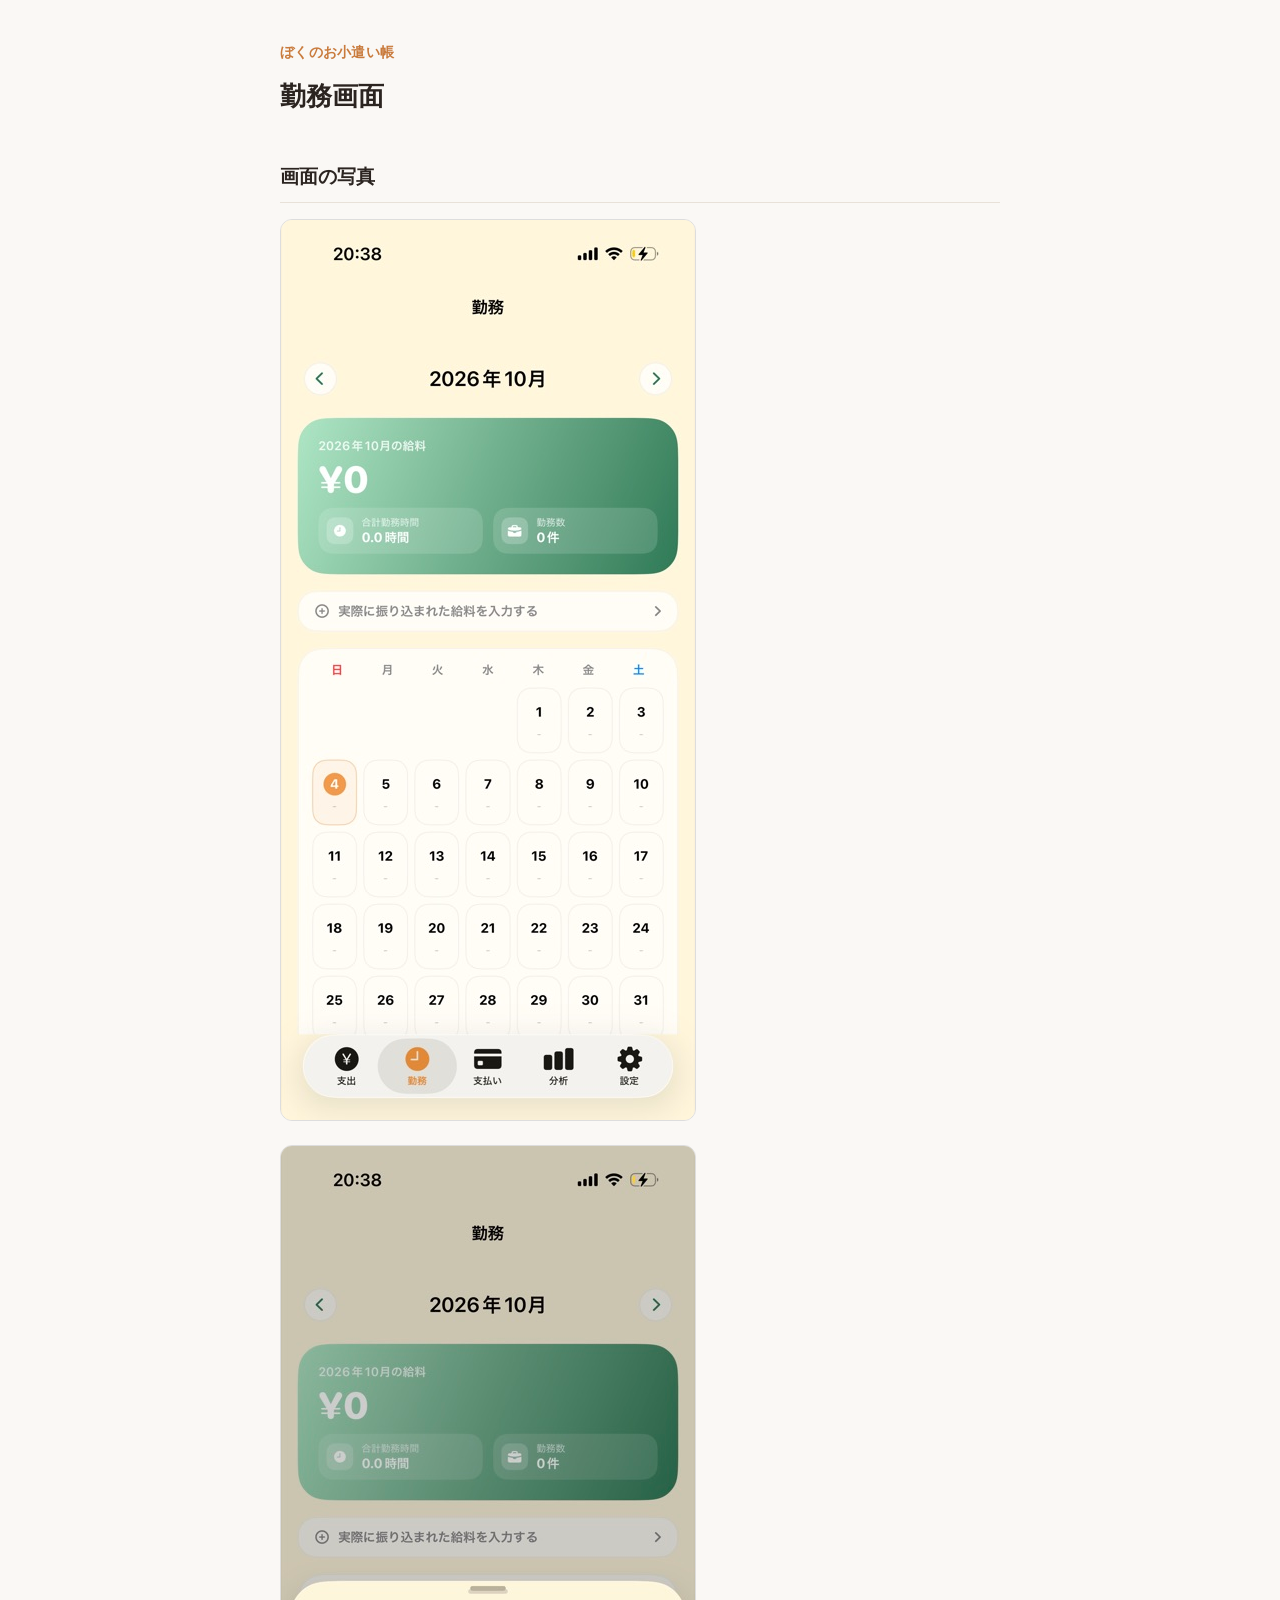
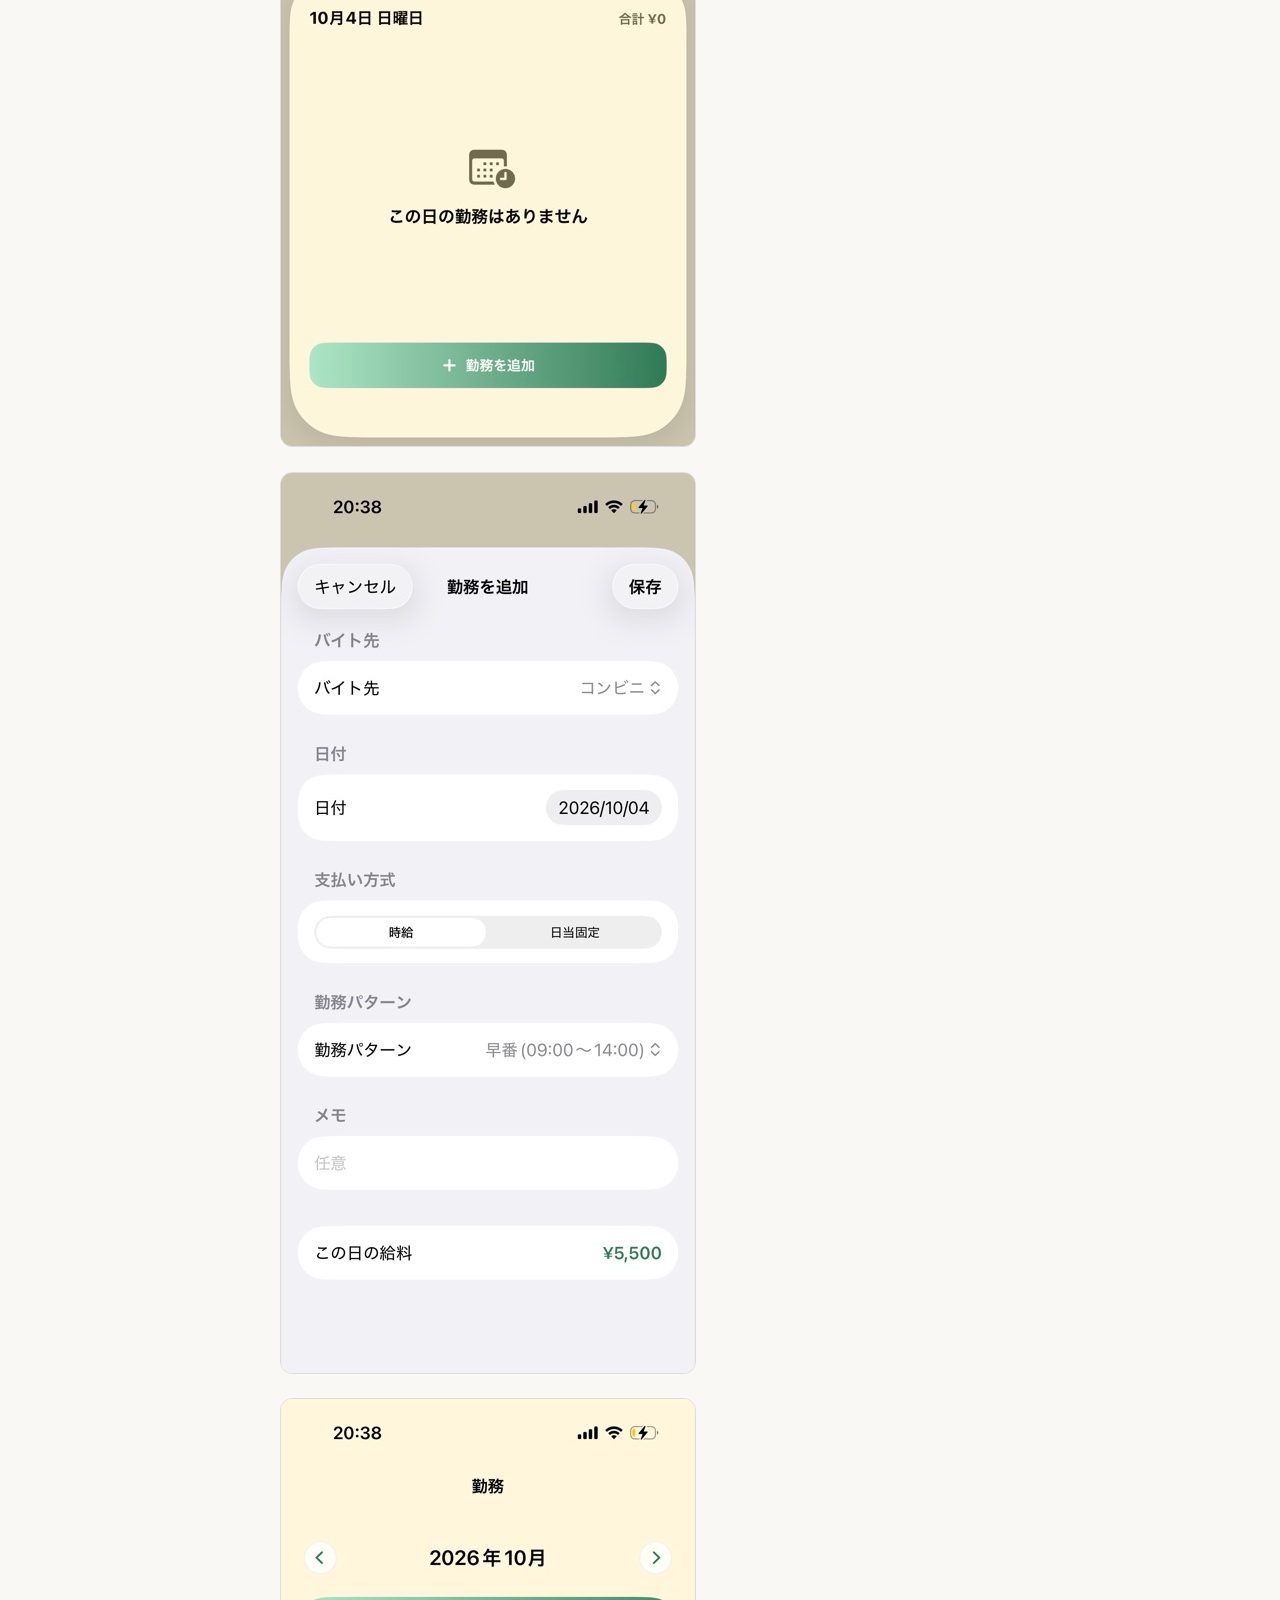
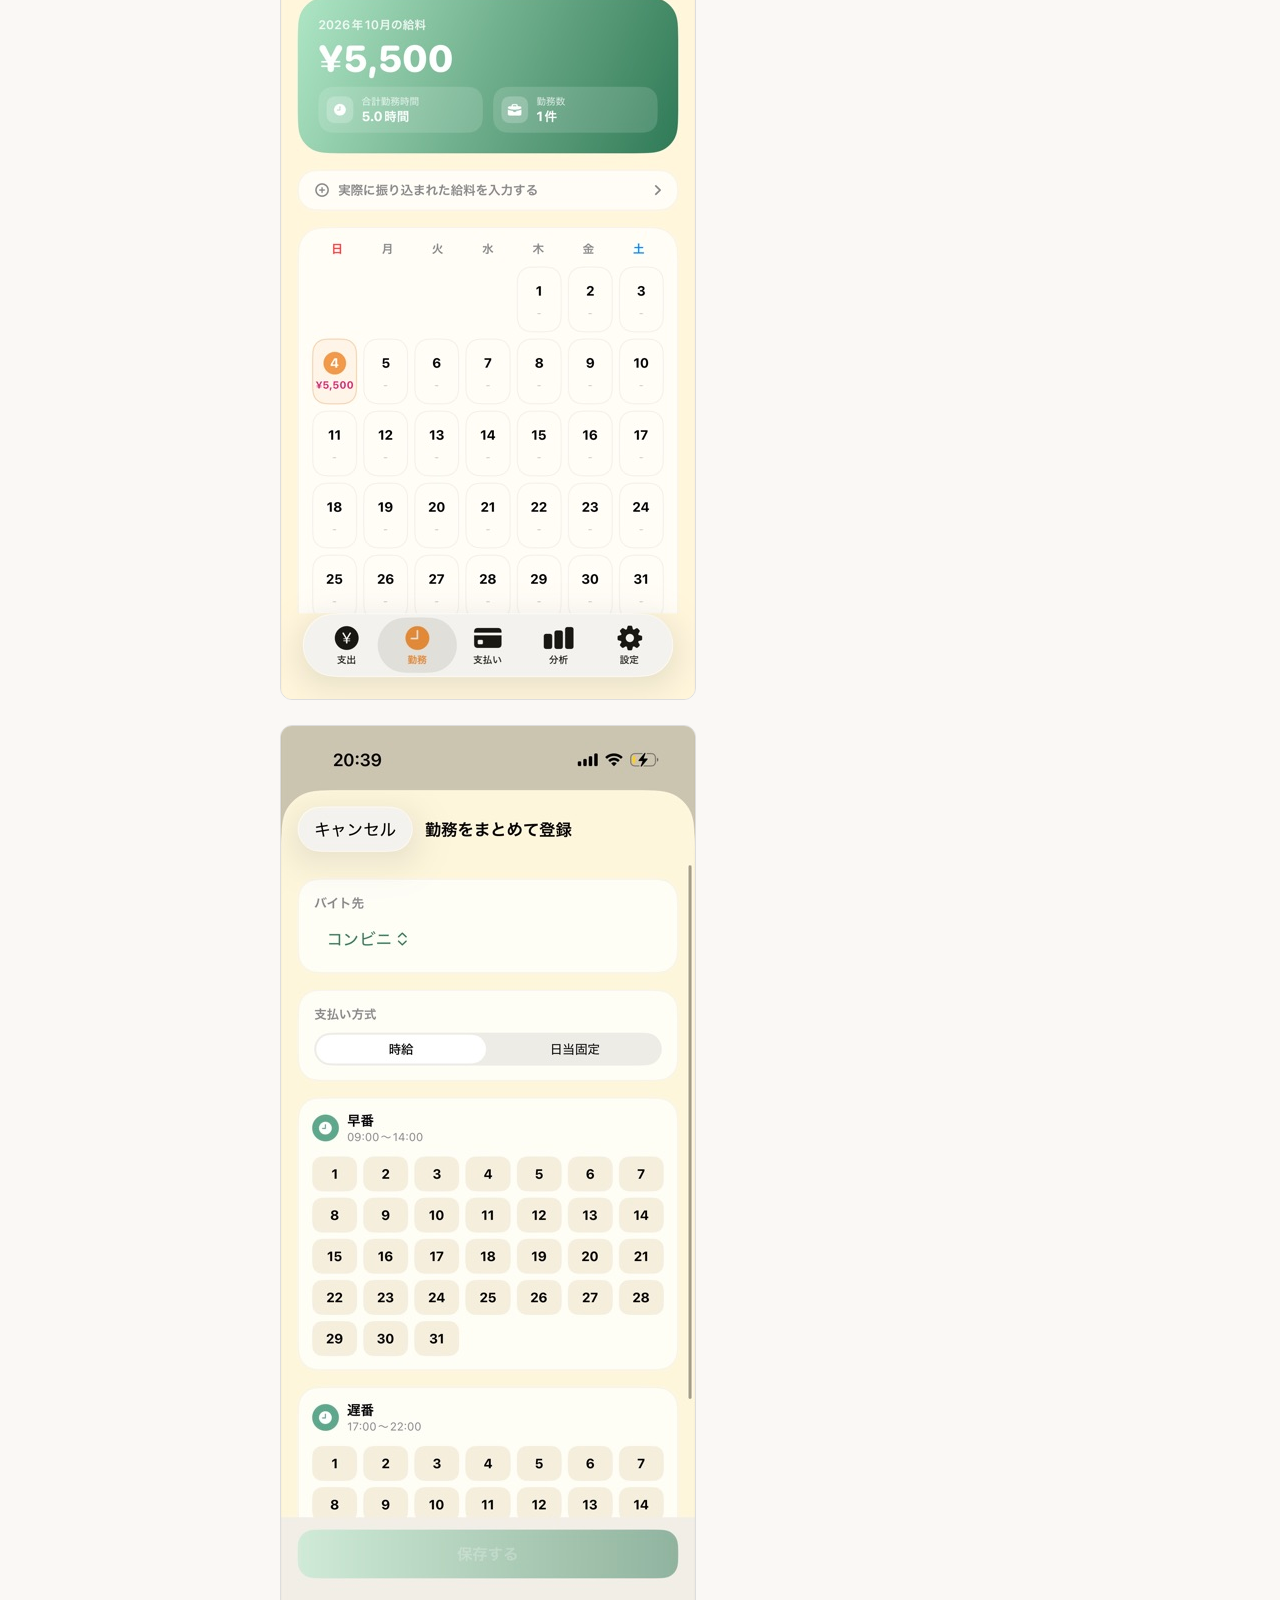
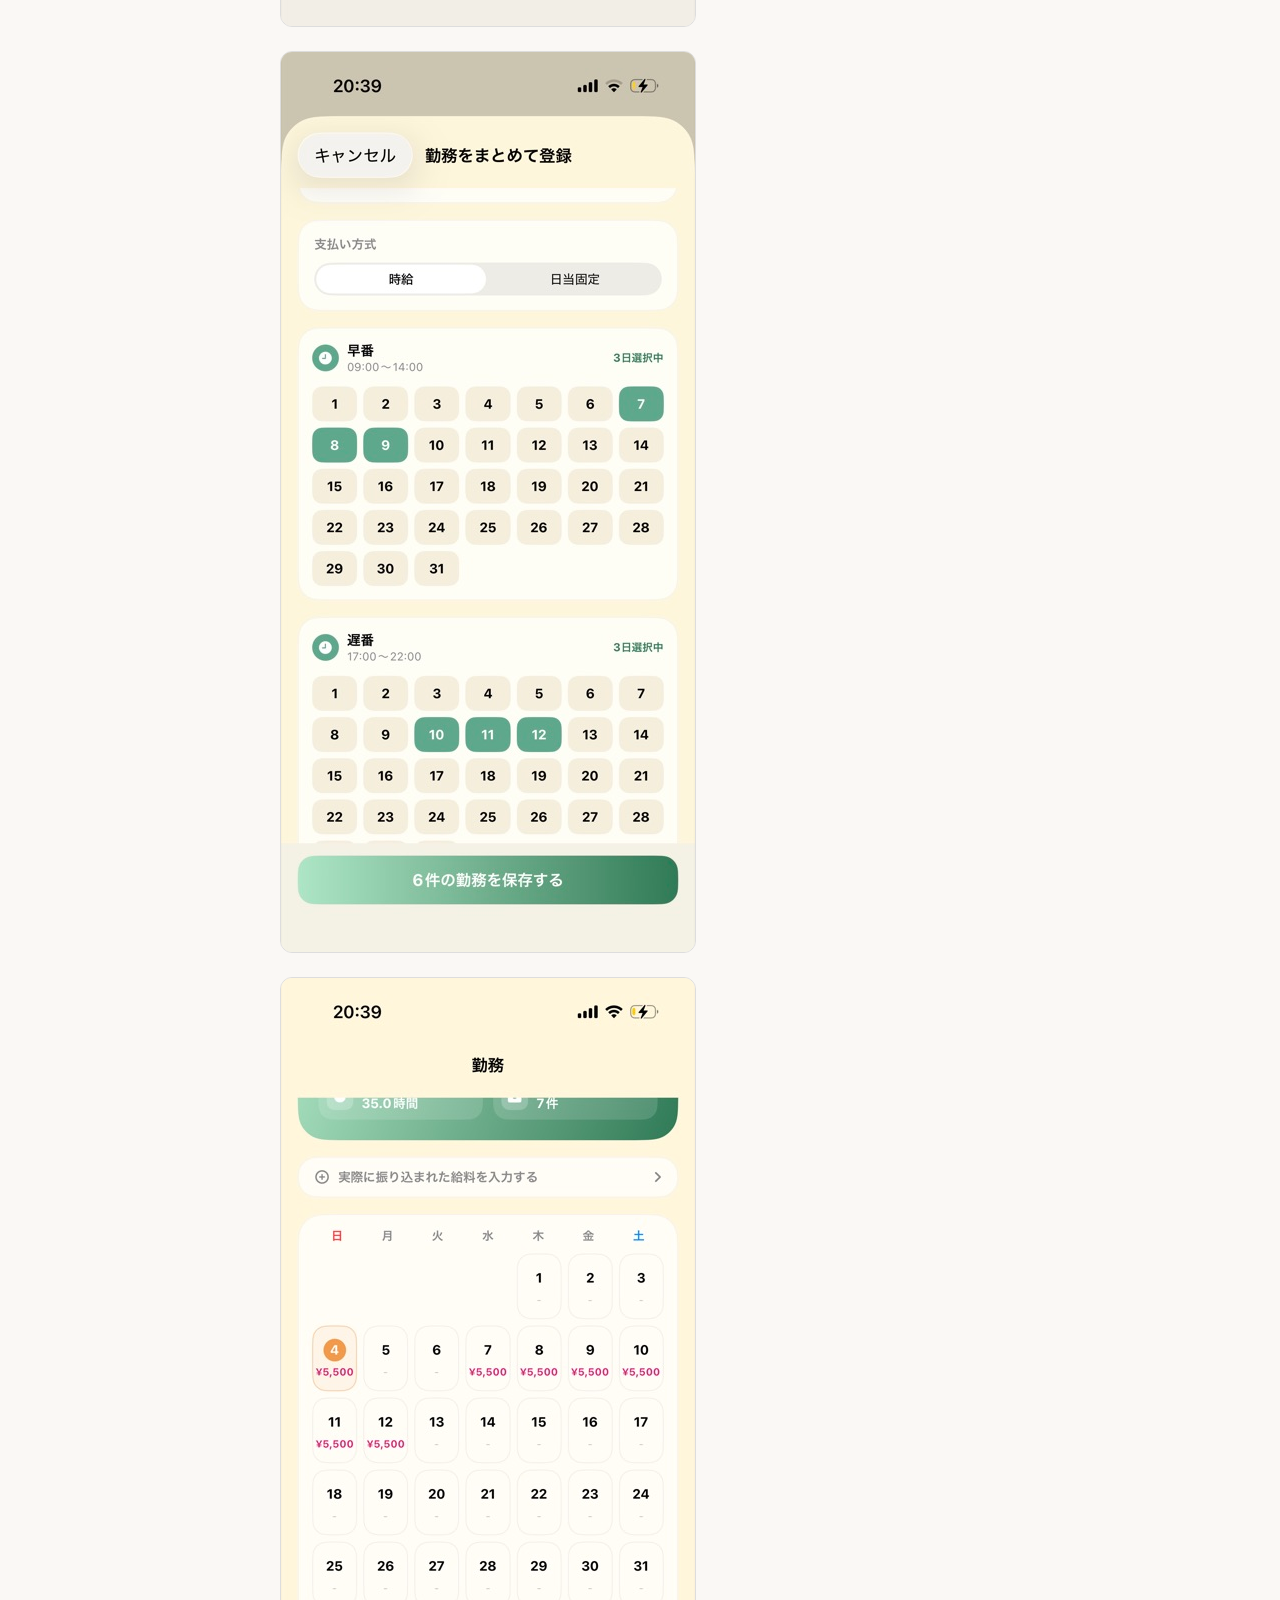
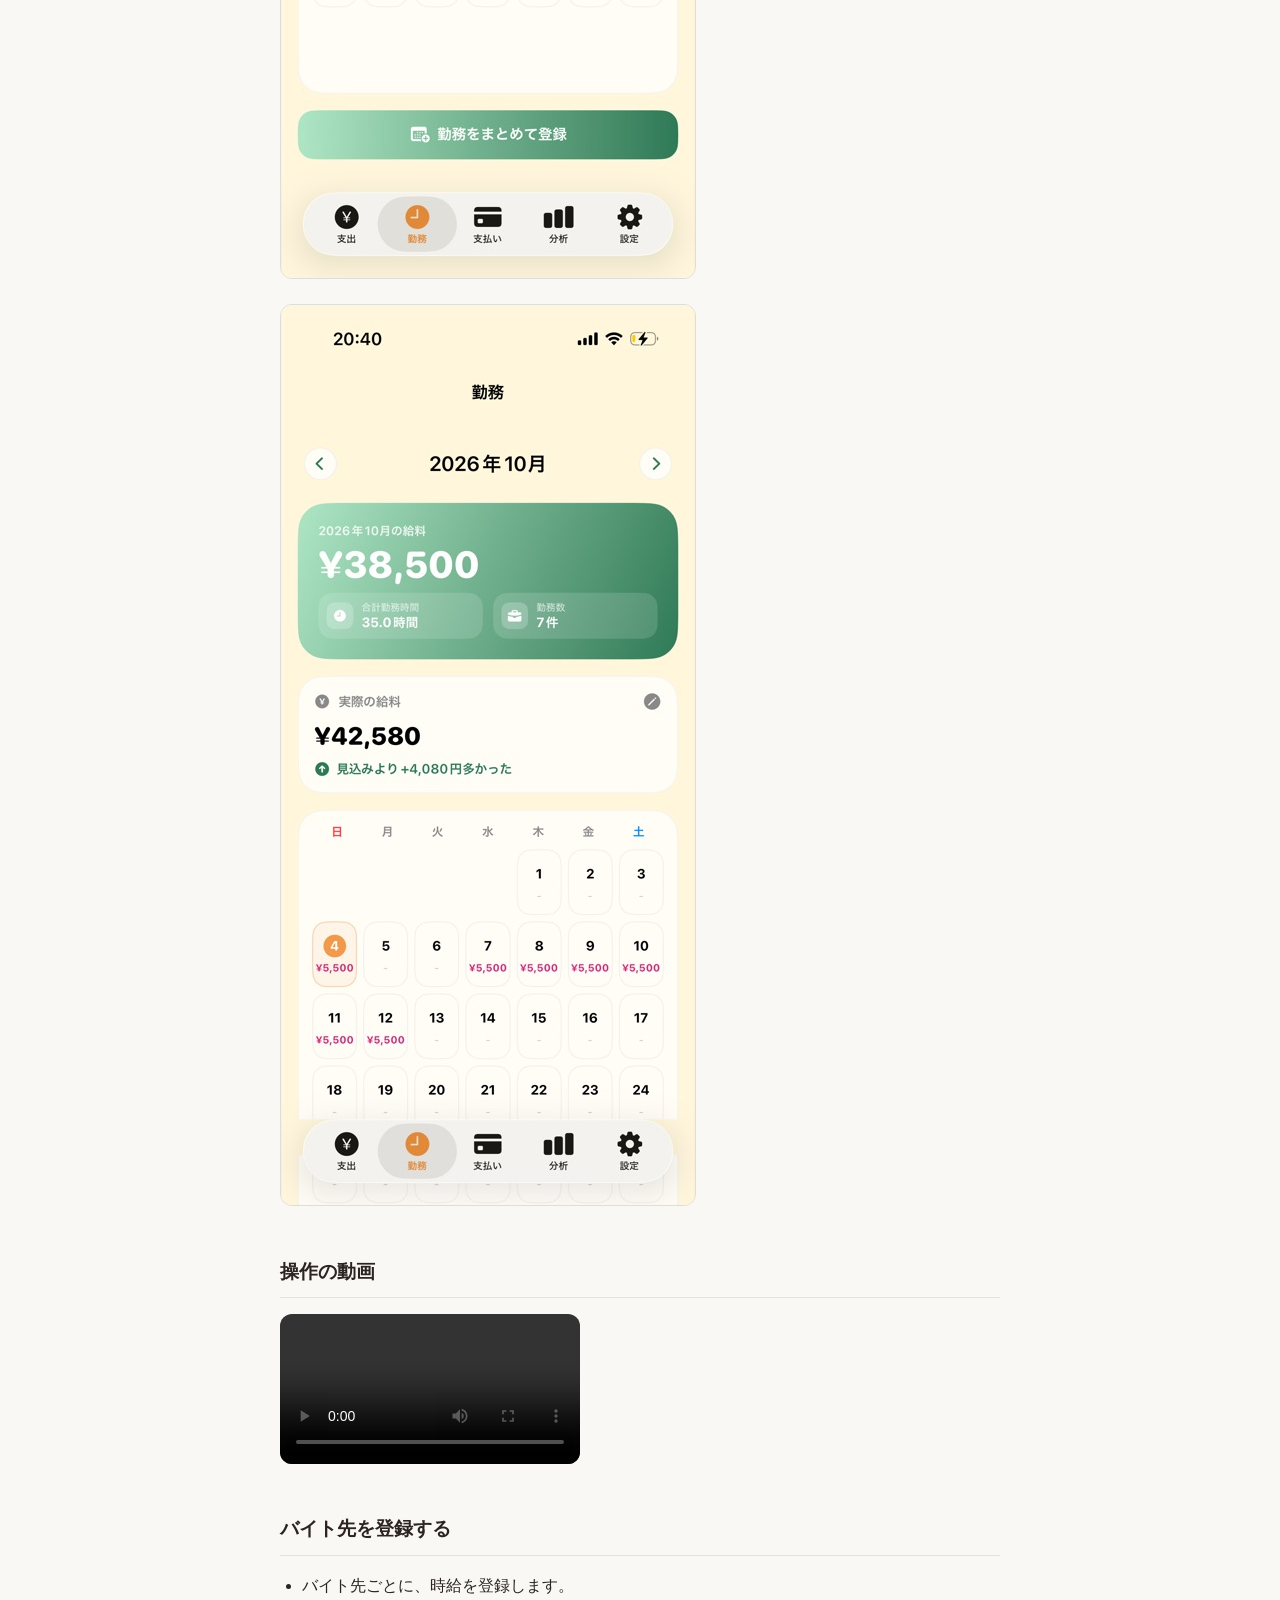
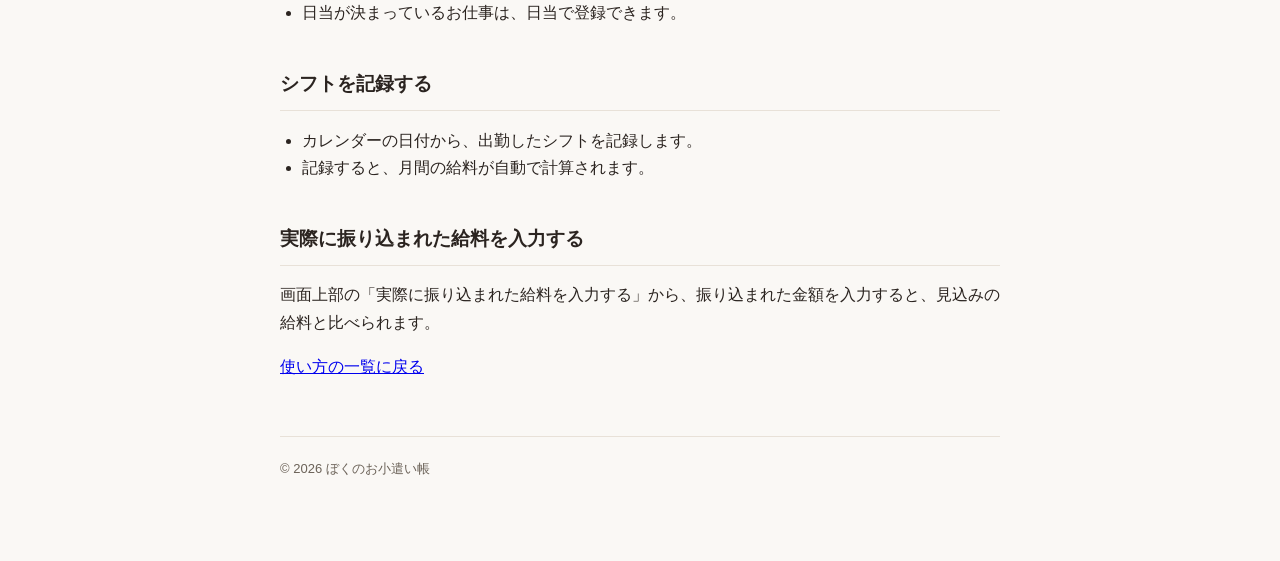
<file: guide/work.html>
<!DOCTYPE html>
<html lang="ja">
<head>
<meta charset="UTF-8">
<meta name="viewport" content="width=device-width, initial-scale=1.0">
<title>勤務画面 - ぼくのお小遣い帳 使い方</title>
<link rel="stylesheet" href="../style.css">
</head>
<body>
<div class="wrap">
  <header class="page-header">
    <div class="app-name">ぼくのお小遣い帳</div>
    <h1>勤務画面</h1>
  </header>
  <main>
    <h2>画面の写真</h2>
    <p><img src="../images/work/shot01.jpg" alt="勤務画面 写真1" loading="lazy" style="max-width:100%;height:auto;border:1px solid #ddd;border-radius:12px"></p>
    <p><img src="../images/work/shot02.jpg" alt="勤務画面 写真2" loading="lazy" style="max-width:100%;height:auto;border:1px solid #ddd;border-radius:12px"></p>
    <p><img src="../images/work/shot03.jpg" alt="勤務画面 写真3" loading="lazy" style="max-width:100%;height:auto;border:1px solid #ddd;border-radius:12px"></p>
    <p><img src="../images/work/shot04.jpg" alt="勤務画面 写真4" loading="lazy" style="max-width:100%;height:auto;border:1px solid #ddd;border-radius:12px"></p>
    <p><img src="../images/work/shot05.jpg" alt="勤務画面 写真5" loading="lazy" style="max-width:100%;height:auto;border:1px solid #ddd;border-radius:12px"></p>
    <p><img src="../images/work/shot06.jpg" alt="勤務画面 写真6" loading="lazy" style="max-width:100%;height:auto;border:1px solid #ddd;border-radius:12px"></p>
    <p><img src="../images/work/shot07.jpg" alt="勤務画面 写真7" loading="lazy" style="max-width:100%;height:auto;border:1px solid #ddd;border-radius:12px"></p>
    <p><img src="../images/work/shot08.jpg" alt="勤務画面 写真8" loading="lazy" style="max-width:100%;height:auto;border:1px solid #ddd;border-radius:12px"></p>
    <h2>操作の動画</h2>
    <p><video src="../videos/work/movie01.mp4" controls playsinline preload="metadata" style="max-width:100%;height:auto;border-radius:12px"></video></p>
    <h2>バイト先を登録する</h2>
    <ul>
      <li>バイト先ごとに、時給を登録します。</li>
      <li>日当が決まっているお仕事は、日当で登録できます。</li>
    </ul>
    <h2>シフトを記録する</h2>
    <ul>
      <li>カレンダーの日付から、出勤したシフトを記録します。</li>
      <li>記録すると、月間の給料が自動で計算されます。</li>
    </ul>
    <h2>実際に振り込まれた給料を入力する</h2>
    <p>画面上部の「実際に振り込まれた給料を入力する」から、振り込まれた金額を入力すると、見込みの給料と比べられます。</p>
    <p><a href="../guide.html">使い方の一覧に戻る</a></p>
  </main>
  <footer>&copy; 2026 ぼくのお小遣い帳</footer>
</div>
</body>
</html>
</file>
<file: style.css>
:root {
  --bg: #faf8f5;
  --surface: #ffffff;
  --text: #2b2420;
  --muted: #6b6258;
  --border: #e8e1d8;
  --accent: #c97b3d;
}

@media (prefers-color-scheme: dark) {
  :root {
    --bg: #1c1814;
    --surface: #26201b;
    --text: #f1ece5;
    --muted: #b4a99c;
    --border: #3a322a;
    --accent: #e3a05f;
  }
}

* {
  box-sizing: border-box;
}

body {
  margin: 0;
  background: var(--bg);
  color: var(--text);
  font-family: -apple-system, BlinkMacSystemFont, "Hiragino Sans", "Yu Gothic", sans-serif;
  line-height: 1.8;
}

.wrap {
  max-width: 760px;
  margin: 0 auto;
  padding: 40px 20px 80px;
}

header.page-header {
  margin-bottom: 32px;
}

.app-name {
  font-size: 14px;
  color: var(--accent);
  font-weight: 600;
  letter-spacing: 0.02em;
}

h1 {
  font-size: 26px;
  margin: 8px 0 16px;
}

.meta {
  background: var(--surface);
  border: 1px solid var(--border);
  border-radius: 12px;
  padding: 16px 20px;
  font-size: 14px;
  color: var(--muted);
}

.meta p {
  margin: 4px 0;
}

nav.crumb {
  font-size: 14px;
  margin-bottom: 24px;
}

nav.crumb a {
  color: var(--accent);
  text-decoration: none;
}

nav.crumb a:hover {
  text-decoration: underline;
}

main h2 {
  font-size: 19px;
  margin-top: 40px;
  padding-bottom: 8px;
  border-bottom: 1px solid var(--border);
}

main h3 {
  font-size: 16px;
  margin-top: 28px;
  color: var(--text);
}

main p, main li {
  font-size: 15.5px;
}

main ul, main ol {
  padding-left: 1.4em;
}

main ol li {
  margin-bottom: 8px;
}

strong {
  color: var(--accent);
}

footer {
  margin-top: 56px;
  padding-top: 20px;
  border-top: 1px solid var(--border);
  font-size: 13px;
  color: var(--muted);
}

.index-links {
  list-style: none;
  padding: 0;
  margin: 24px 0;
}

.index-links li {
  margin-bottom: 12px;
}

.index-links a {
  display: block;
  background: var(--surface);
  border: 1px solid var(--border);
  border-radius: 12px;
  padding: 16px 20px;
  color: var(--text);
  text-decoration: none;
  font-size: 16px;
  font-weight: 600;
}

.index-links a:hover {
  border-color: var(--accent);
}

.index-links span {
  display: block;
  font-weight: 400;
  font-size: 13px;
  color: var(--muted);
  margin-top: 4px;
}
</file>
